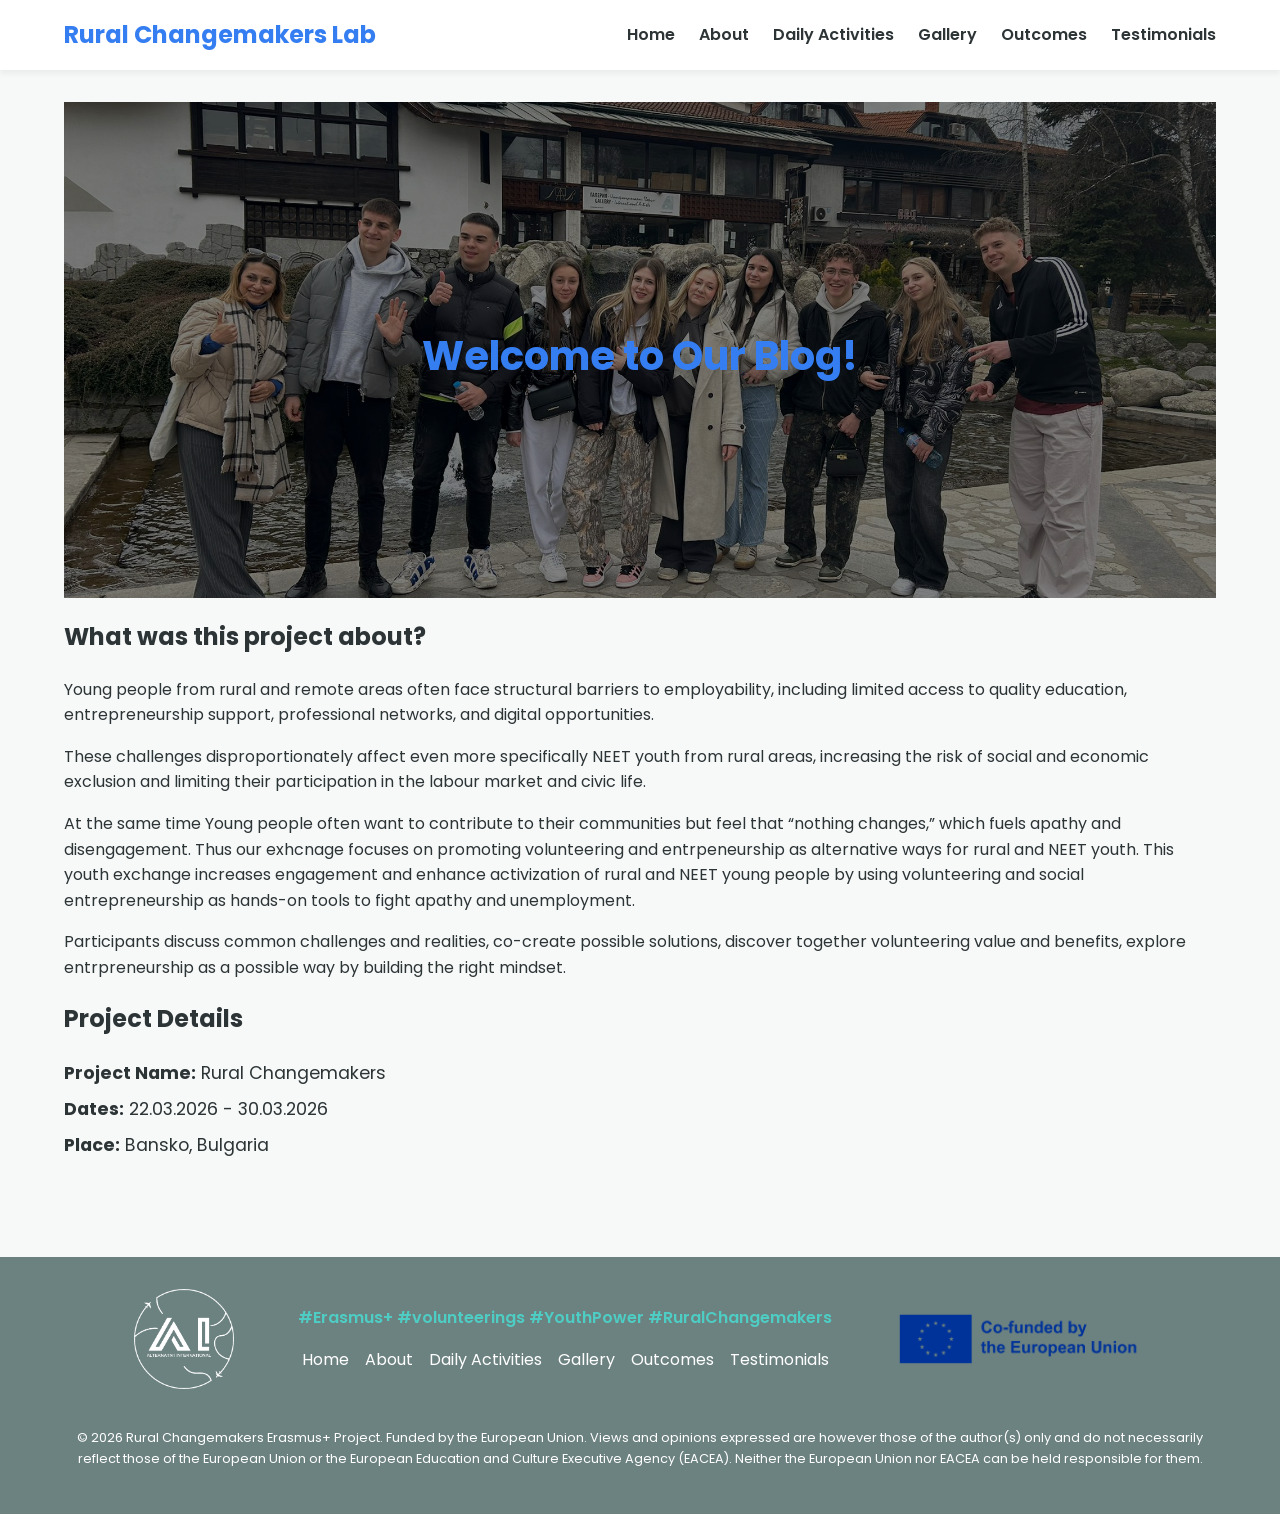
<file: index.html>
<!DOCTYPE html>
<html lang="en">
<head>
  <meta charset="UTF-8">
  <meta name="viewport" content="width=device-width, initial-scale=1.0">
  <title>Rural Changemakers</title>
  <link href="https://fonts.googleapis.com/css2?family=Poppins:wght@400;600;700&display=swap" rel="stylesheet">
  <link rel="stylesheet" href="css/style.css">
</head>
<body>

<header>
  <nav>
    <div class="logo">Rural Changemakers Lab</div>

    <div class="hamburger" onclick="toggleMenu()">
      <div></div>
      <div></div>
      <div></div>
    </div>

    <ul class="nav-links" id="navLinks">
      <li><a href="index.html">Home</a></li>
      <li><a href="about.html">About</a></li>
      <li><a href="activities.html">Daily Activities</a></li>
      <li><a href="gallery.html">Gallery</a></li>
      <li><a href="outcomes.html">Outcomes</a></li>
      <li><a href="testimonials.html">Testimonials</a></li>
    </ul>
  </nav>
</header>

<main>

  <header class="hero" style="position: relative; overflow: hidden; color: white; min-height: 400px; display: flex; flex-direction: column; justify-content: center; align-items: center; text-align: center;">

    <!-- Background Slider -->
    <div class="bg-slider">
      <div class="slide active" style="background-image: url('img/photos/photo-1.jpg');"></div>
      <div class="slide" style="background-image: url('img/photos/photo-2.jpg');"></div>
      <div class="slide" style="background-image: url('img/photos/photo-4.jpg');"></div>

      <!-- Optional: Dark overlay to make text readable -->
      <div class="slider-overlay"></div>
    </div>

    <!-- Content that sits on top -->
    <div class="hero-content" style="position: relative; z-index: 2;">
      <h1>Welcome to Our Blog!</h1>
    </div>
  </header>

  <h2>What was this project about?</h2>
  <p>
    Young people from rural and remote areas often face structural barriers to employability, including limited access to quality education, entrepreneurship support, professional networks, and digital opportunities.
  </p>

  <p>
    These challenges disproportionately affect even more specifically NEET youth from rural areas, increasing the risk of social and economic exclusion and limiting their participation in the labour market and civic life.
  </p>

  <p>
    At the same time Young people often want to contribute to their communities but feel that “nothing changes,” which fuels apathy and disengagement. Thus our exhcnage focuses on promoting volunteering and entrpeneurship as alternative ways for rural and NEET youth. This youth exchange increases engagement and enhance activization of rural and NEET young people by using volunteering and social entrepreneurship as hands-on tools to fight apathy and unemployment.
  </p>

  <p>
    Participants discuss common challenges and realities, co-create possible solutions, discover together volunteering value and benefits, explore entrpreneurship as a possible way by building the right mindset.
  </p>

  <h2>Project Details</h2>
  <ul class="details-list">
    <li><strong>Project Name:</strong> Rural Changemakers</li>
    <li><strong>Dates:</strong> 22.03.2026 - 30.03.2026</li>
    <li><strong>Place:</strong> Bansko, Bulgaria</li>
  </ul>

</main>

<footer>
  <div class="footer-content">

    <div style="display: flex; justify-content: center; align-items: center; gap: 4rem; width: 100%;">
      <div class="footer-logo-left">
        <img src="img/AI_logo-white.png" alt="Left Logo Placeholder" style="max-width: 100px;">
      </div>

      <div class="footer-center" style="text-align: center;">
        <p class="footer-hashtags">#Erasmus+ #volunteerings #YouthPower #RuralChangemakers</p>

        <ul class="footer-links">
          <li><a href="index.html">Home</a></li>
          <li><a href="about.html">About</a></li>
          <li><a href="activities.html">Daily Activities</a></li>
          <li><a href="gallery.html">Gallery</a></li>
          <li><a href="outcomes.html">Outcomes</a></li>
          <li><a href="testimonials.html">Testimonials</a></li>
        </ul>
      </div>

      <div class="footer-logo-right">
        <img src="img/EN_Co-fundedbytheEU_RGB_Monochrome.png" alt="Right Logo Placeholder" style="max-width: 250px;">
      </div>
    </div>

    <p style="font-size: 0.8rem; margin-top: 1rem;">
      © 2026 Rural Changemakers Erasmus+ Project.
      Funded by the European Union. Views and opinions expressed are however those of the author(s) only and do not necessarily reflect those of the European Union or the European Education and Culture Executive Agency (EACEA). Neither the European Union nor EACEA can be held responsible for them.
    </p>
  </div>
</footer>

<script src="js/app.js"></script>
</body>
</html>
</file>
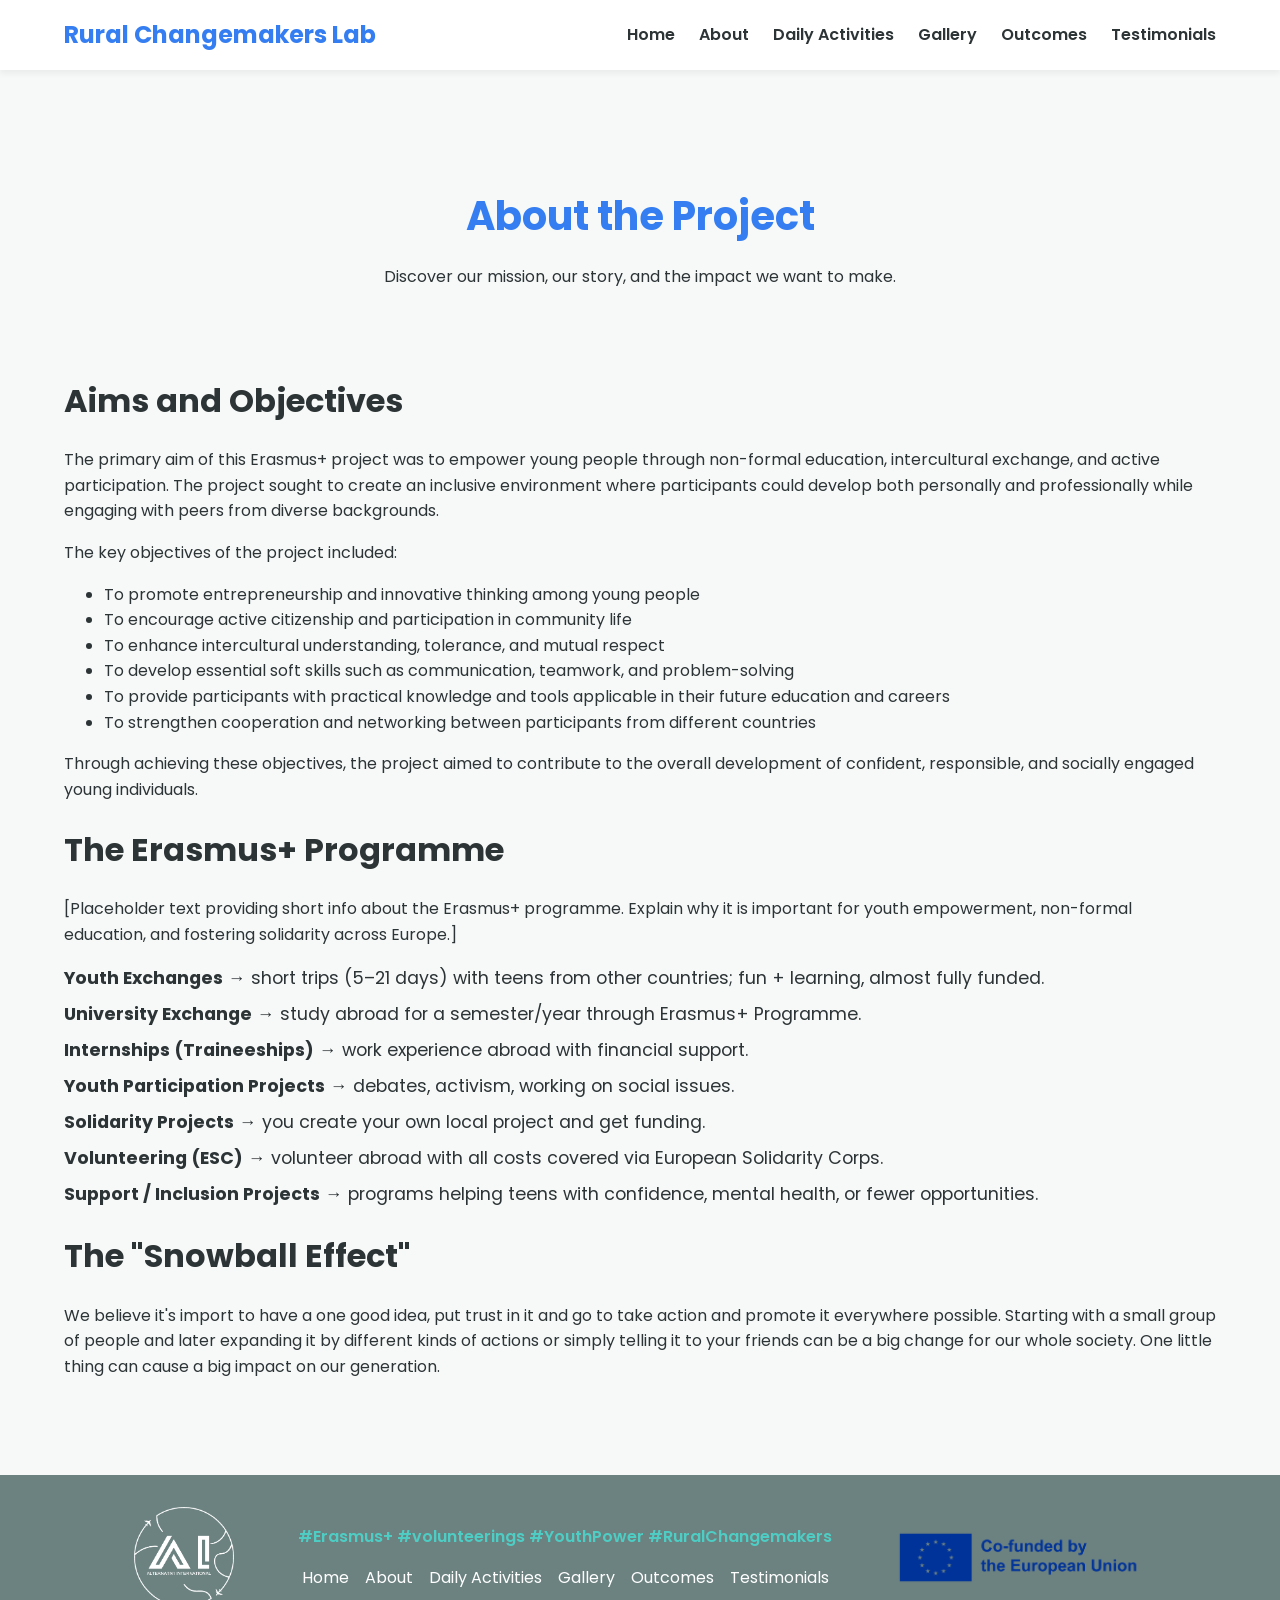
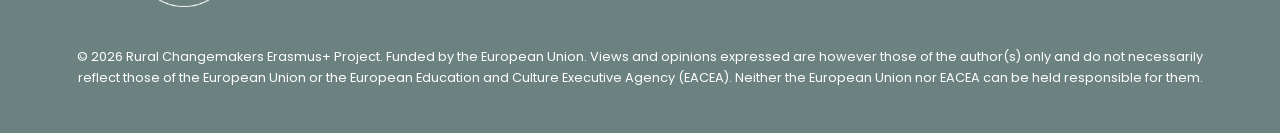
<file: about.html>
<!DOCTYPE html>
<html lang="en">
<head>
  <meta charset="UTF-8">
  <meta name="viewport" content="width=device-width, initial-scale=1.0">
  <title>About</title>
  <link href="https://fonts.googleapis.com/css2?family=Poppins:wght@400;600;700&display=swap" rel="stylesheet">
  <link rel="stylesheet" href="css/style.css">
</head>
<body>

<header>
  <nav>
    <div class="logo">Rural Changemakers Lab</div>

    <div class="hamburger" onclick="toggleMenu()">
      <div></div>
      <div></div>
      <div></div>
    </div>

    <ul class="nav-links" id="navLinks">
      <li><a href="index.html">Home</a></li>
      <li><a href="about.html">About</a></li>
      <li><a href="activities.html">Daily Activities</a></li>
      <li><a href="gallery.html">Gallery</a></li>
      <li><a href="outcomes.html">Outcomes</a></li>
      <li><a href="testimonials.html">Testimonials</a></li>
    </ul>
  </nav>
</header>

<main>
  <section class="hero">
    <h1>About the Project</h1>
    <p>Discover our mission, our story, and the impact we want to make.</p>
  </section>

  <h1>Aims and Objectives</h1>
  <p>
    The primary aim of this Erasmus+ project was to empower young people through non-formal education, intercultural exchange, and active participation. The project sought to create an inclusive environment where participants could develop both personally and professionally while engaging with peers from diverse backgrounds.
  </p>

  <p>The key objectives of the project included:</p>
  <ul>
    <li>To promote entrepreneurship and innovative thinking among young people</li>
    <li>To encourage active citizenship and participation in community life</li>
    <li>To enhance intercultural understanding, tolerance, and mutual respect</li>
    <li>To develop essential soft skills such as communication, teamwork, and problem-solving</li>
    <li>To provide participants with practical knowledge and tools applicable in their future education and careers</li>
    <li>To strengthen cooperation and networking between participants from different countries</li>
  </ul>

  <p>
    Through achieving these objectives, the project aimed to contribute to the overall development of confident, responsible, and socially engaged young individuals.
  </p>

  <h1>The Erasmus+ Programme</h1>
  <p>[Placeholder text providing short info about the Erasmus+ programme. Explain why it is important for youth empowerment, non-formal education, and fostering solidarity across Europe.]</p>
  <ul class="details-list" style="margin-top: 1rem;">
    <li><strong>Youth Exchanges</strong> &rarr; short trips (5–21 days) with teens from other countries; fun + learning, almost fully funded.</li>
    <li><strong>University Exchange</strong> &rarr; study abroad for a semester/year through Erasmus+ Programme.</li>
    <li><strong>Internships (Traineeships)</strong> &rarr; work experience abroad with financial support.</li>
    <li><strong>Youth Participation Projects</strong> &rarr; debates, activism, working on social issues.</li>
    <li><strong>Solidarity Projects</strong> &rarr; you create your own local project and get funding.</li>
    <li><strong>Volunteering (ESC)</strong> &rarr; volunteer abroad with all costs covered via European Solidarity Corps.</li>
    <li><strong>Support / Inclusion Projects</strong> &rarr; programs helping teens with confidence, mental health, or fewer opportunities.</li>
  </ul>

    <h1>The "Snowball Effect"</h1>
    <p>We believe it's import to have a one good idea, put trust in it and go to take action and promote it everywhere possible. Starting with a small group of people and later expanding it by different kinds of actions or simply telling it to your friends can be a big change for our whole society. One little thing can cause a big impact on our generation.</p>
</main>

<footer>
  <div class="footer-content">
    <div style="display: flex; justify-content: center; align-items: center; gap: 4rem; width: 100%; flex-wrap: wrap;">
      <div class="footer-logo-left">
        <img src="img/AI_logo-white.png" alt="Left Logo Placeholder" style="max-width: 100px;">
      </div>

      <div class="footer-center" style="text-align: center;">
        <p class="footer-hashtags">#Erasmus+ #volunteerings #YouthPower #RuralChangemakers</p>

        <ul class="footer-links">
          <li><a href="index.html">Home</a></li>
          <li><a href="about.html">About</a></li>
          <li><a href="activities.html">Daily Activities</a></li>
          <li><a href="gallery.html">Gallery</a></li>
          <li><a href="outcomes.html">Outcomes</a></li>
          <li><a href="testimonials.html">Testimonials</a></li>
        </ul>
      </div>

      <div class="footer-logo-right">
        <img src="img/EN_Co-fundedbytheEU_RGB_Monochrome.png" alt="Right Logo Placeholder" style="max-width: 250px;">
      </div>
    </div>

    <p style="font-size: 0.8rem; margin-top: 1rem;">
      © 2026 Rural Changemakers Erasmus+ Project.
      Funded by the European Union. Views and opinions expressed are however those of the author(s) only and do not necessarily reflect those of the European Union or the European Education and Culture Executive Agency (EACEA). Neither the European Union nor EACEA can be held responsible for them.
    </p>
  </div>
</footer>

<script src="js/app.js"></script>

</body>
</html>
</file>
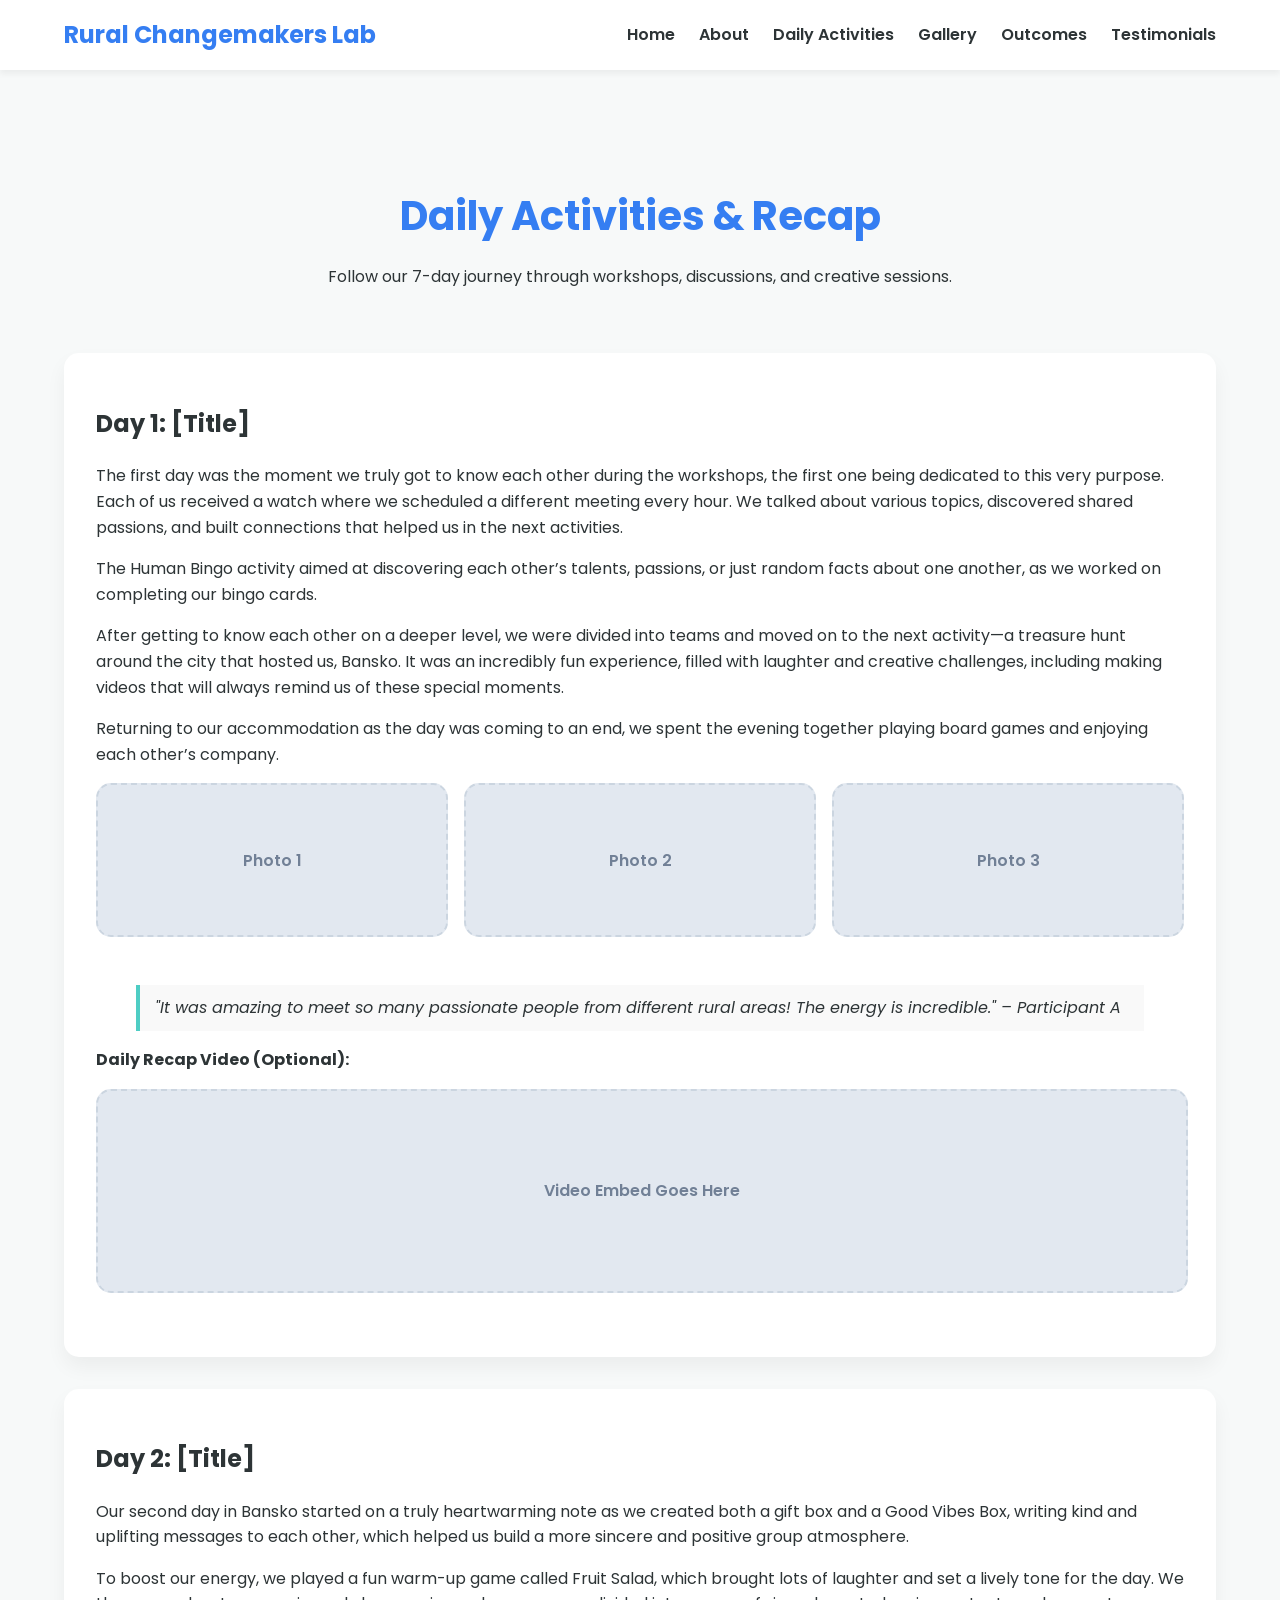
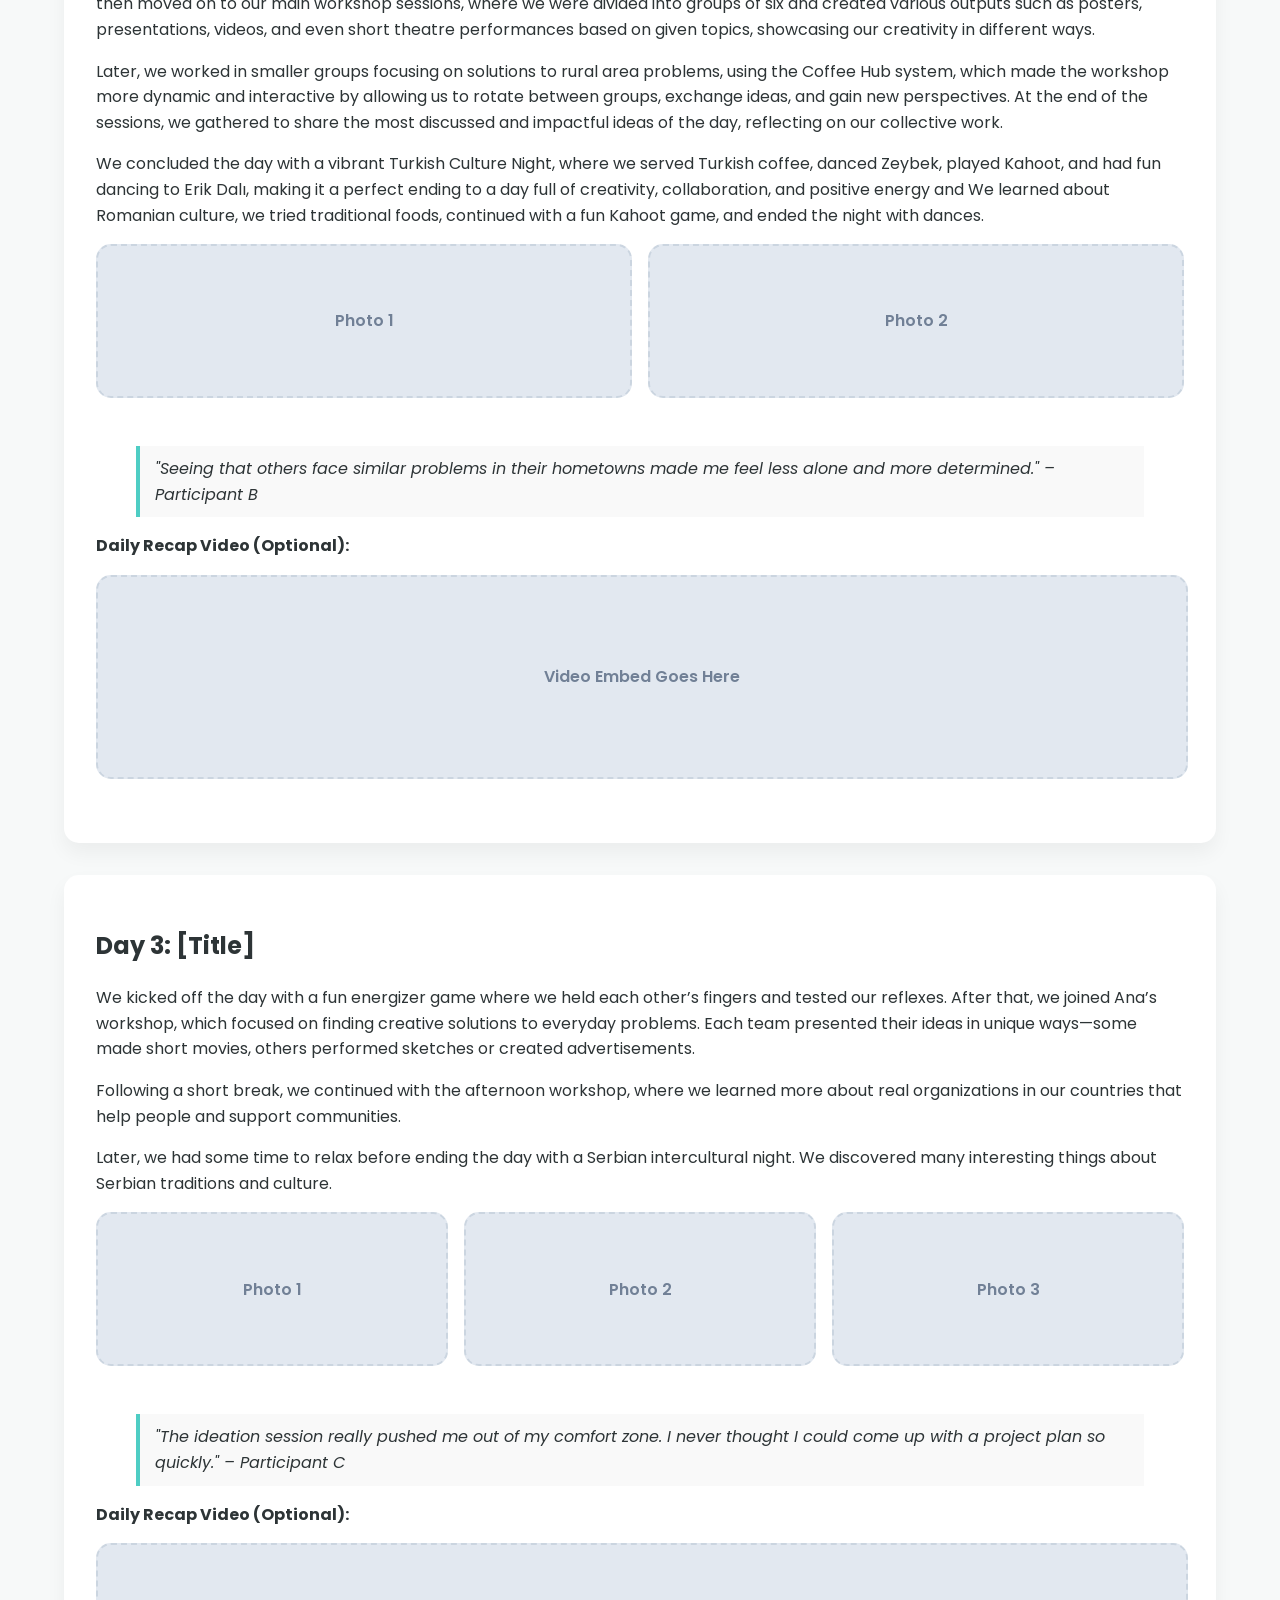
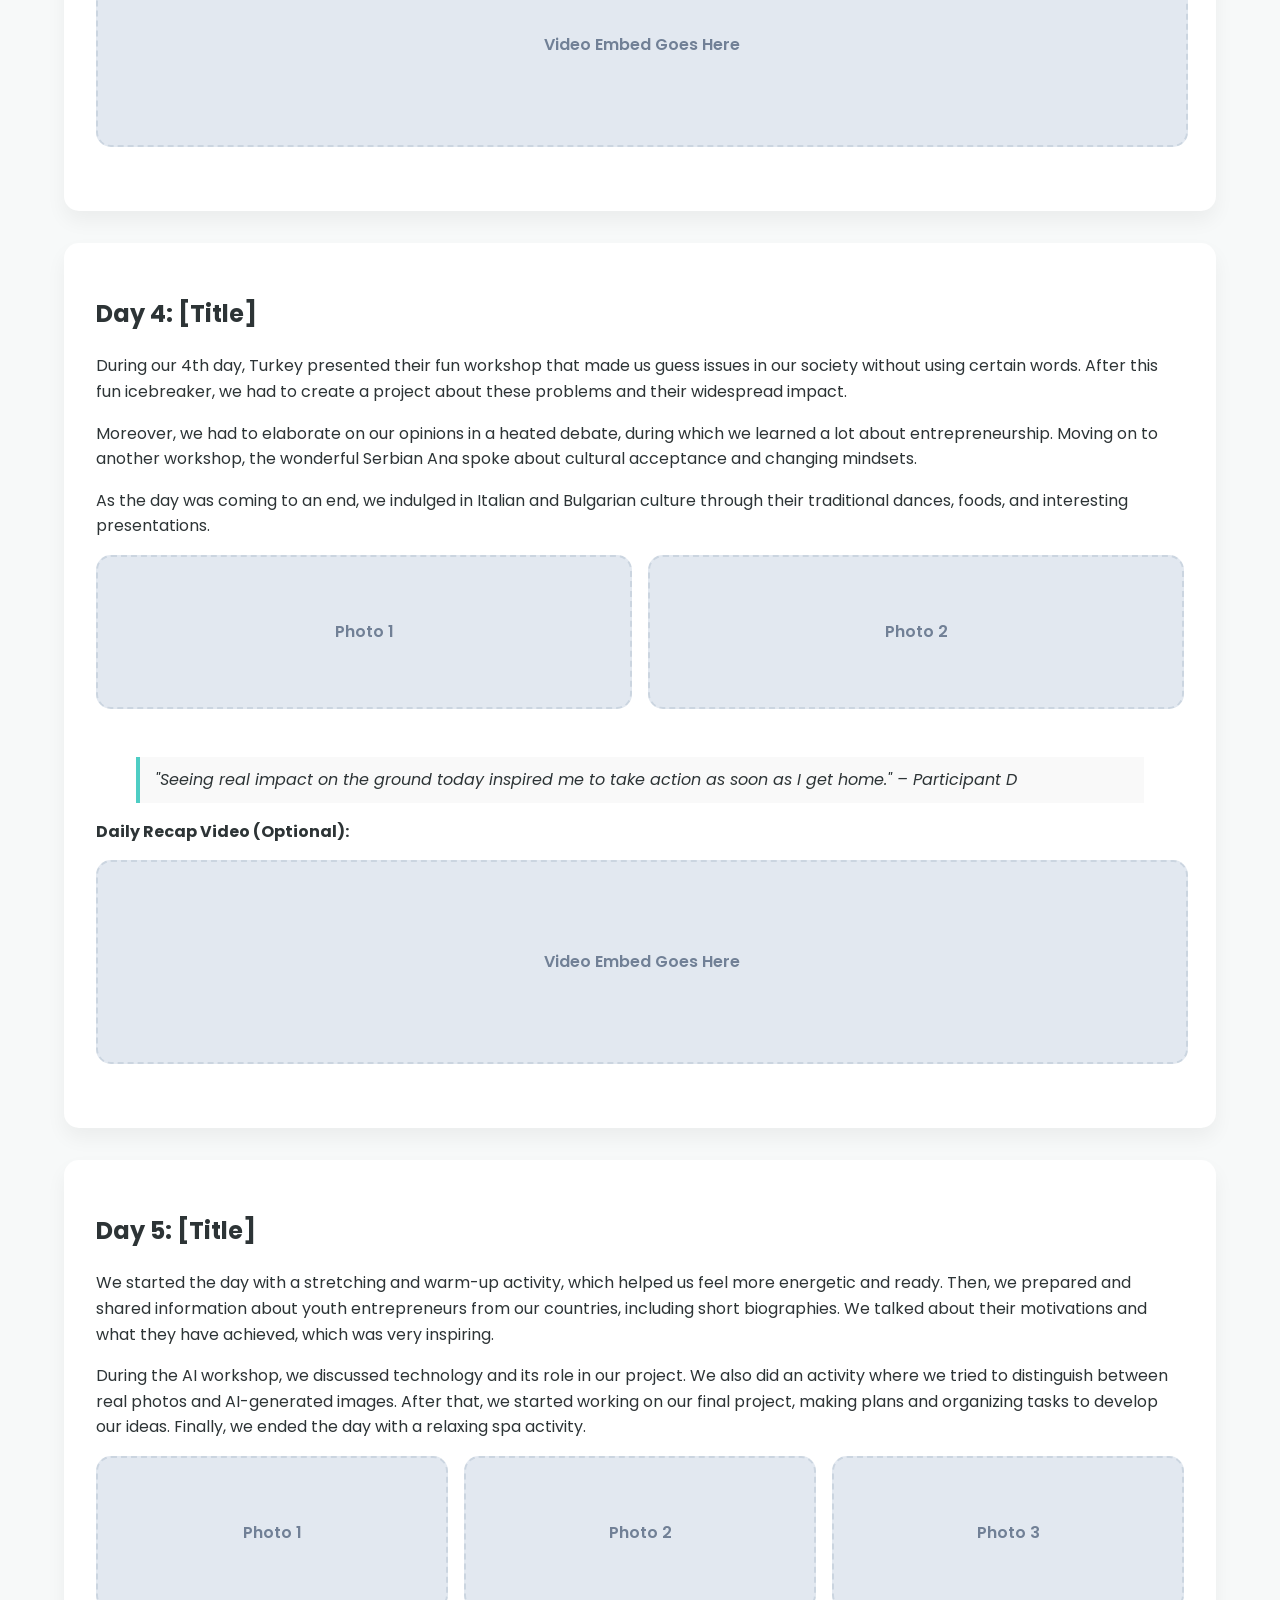
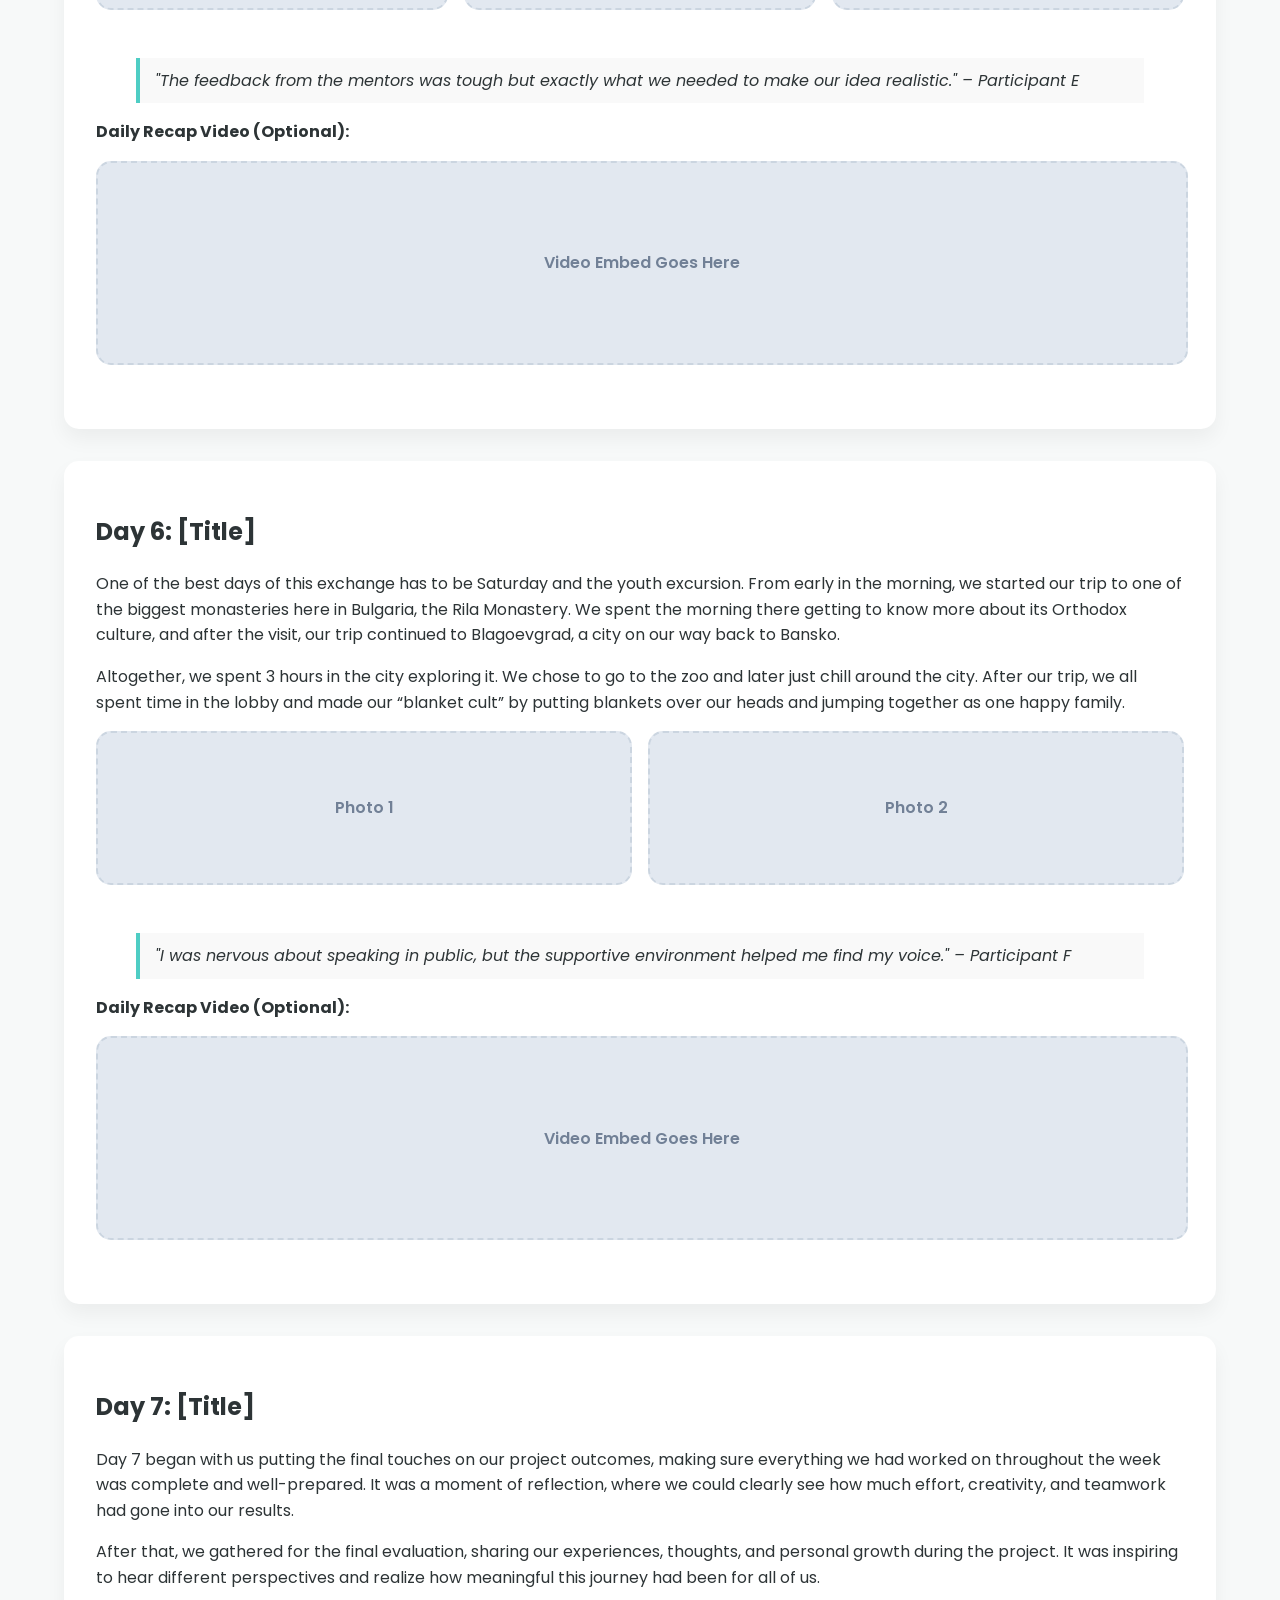
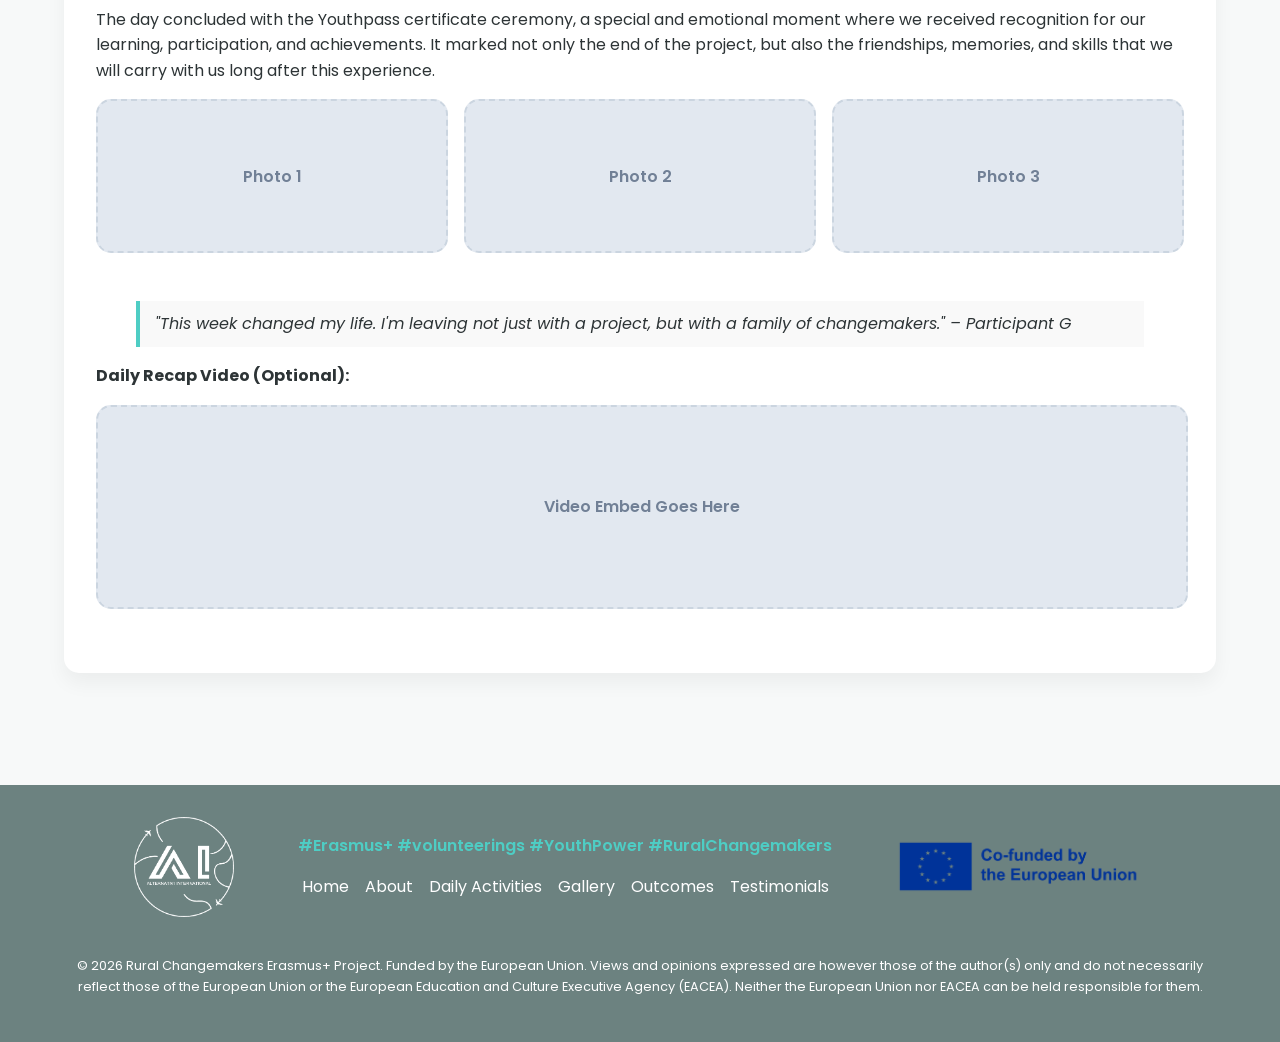
<file: activities.html>
<!DOCTYPE html>
<html lang="en">
<head>
  <meta charset="UTF-8">
  <meta name="viewport" content="width=device-width, initial-scale=1.0">
  <title>Daily Activities</title>
  <link href="https://fonts.googleapis.com/css2?family=Poppins:wght@400;600;700&display=swap" rel="stylesheet">
  <link rel="stylesheet" href="css/style.css">
</head>
<body>

<header>
  <nav>
    <div class="logo">Rural Changemakers Lab</div>

    <div class="hamburger" onclick="toggleMenu()">
      <div></div>
      <div></div>
      <div></div>
    </div>

    <ul class="nav-links" id="navLinks">
      <li><a href="index.html">Home</a></li>
      <li><a href="about.html">About</a></li>
      <li><a href="activities.html">Daily Activities</a></li>
      <li><a href="gallery.html">Gallery</a></li>
      <li><a href="outcomes.html">Outcomes</a></li>
      <li><a href="testimonials.html">Testimonials</a></li>
    </ul>
  </nav>
</header>

<main>
  <section class="hero">
    <h1>Daily Activities & Recap</h1>
    <p>Follow our 7-day journey through workshops, discussions, and creative sessions.</p>
  </section>

  <!-- Day 1 -->
  <article class="card">
    <h2>Day 1: [Title]</h2>
    <p>
      The first day was the moment we truly got to know each other during the workshops, the first one being dedicated to this very purpose. Each of us received a watch where we scheduled a different meeting every hour. We talked about various topics, discovered shared passions, and built connections that helped us in the next activities.
    </p>

    <p>
    The Human Bingo activity aimed at discovering each other’s talents, passions, or just random facts about one another, as we worked on completing our bingo cards.
    </p>

    <p>
    After getting to know each other on a deeper level, we were divided into teams and moved on to the next activity—a treasure hunt around the city that hosted us, Bansko. It was an incredibly fun experience, filled with laughter and creative challenges, including making videos that will always remind us of these special moments.
    </p>

    <p>
    Returning to our accommodation as the day was coming to an end, we spent the evening together playing board games and enjoying each other’s company.
    </p>

    <div style="display: flex; gap: 1rem; margin-bottom: 1rem; flex-wrap: wrap;">
      <div class="image-placeholder" style="height: 150px; flex: 1; min-width: 200px;">Photo 1</div>
      <div class="image-placeholder" style="height: 150px; flex: 1; min-width: 200px;">Photo 2</div>
      <div class="image-placeholder" style="height: 150px; flex: 1; min-width: 200px;">Photo 3</div>
    </div>

    <blockquote style="border-left: 4px solid var(--secondary-color); padding: 10px 15px; font-style: italic; background: #f9f9f9; margin-bottom: 1rem;">
      "It was amazing to meet so many passionate people from different rural areas! The energy is incredible." – Participant A
    </blockquote>

    <div style="margin-top: 1rem;">
      <p><strong>Daily Recap Video (Optional):</strong></p>
      <div class="image-placeholder" style="height: 200px;">Video Embed Goes Here</div>
    </div>
  </article>

  <!-- Day 2 -->
  <article class="card">
    <h2>Day 2: [Title]</h2>
    <p>
      Our second day in Bansko started on a truly heartwarming note as we created both a gift box and a Good Vibes Box, writing kind and uplifting messages to each other, which helped us build a more sincere and positive group atmosphere.
    </p>

    <p>
    To boost our energy, we played a fun warm-up game called Fruit Salad, which brought lots of laughter and set a lively tone for the day. We then moved on to our main workshop sessions, where we were divided into groups of six and created various outputs such as posters, presentations, videos, and even short theatre performances based on given topics, showcasing our creativity in different ways.
    </p>

    <p>
    Later, we worked in smaller groups focusing on solutions to rural area problems, using the Coffee Hub system, which made the workshop more dynamic and interactive by allowing us to rotate between groups, exchange ideas, and gain new perspectives. At the end of the sessions, we gathered to share the most discussed and impactful ideas of the day, reflecting on our collective work.
    </p>

    <p>
      We concluded the day with a vibrant Turkish Culture Night, where we served Turkish coffee, danced Zeybek, played Kahoot, and had fun dancing to Erik Dalı, making it a perfect ending to a day full of creativity, collaboration, and positive energy and We learned about Romanian culture, we tried traditional foods, continued with a fun Kahoot game, and ended the night with dances.
    </p>

    <div style="display: flex; gap: 1rem; margin-bottom: 1rem; flex-wrap: wrap;">
      <div class="image-placeholder" style="height: 150px; flex: 1; min-width: 200px;">Photo 1</div>
      <div class="image-placeholder" style="height: 150px; flex: 1; min-width: 200px;">Photo 2</div>
    </div>

    <blockquote style="border-left: 4px solid var(--secondary-color); padding: 10px 15px; font-style: italic; background: #f9f9f9; margin-bottom: 1rem;">
      "Seeing that others face similar problems in their hometowns made me feel less alone and more determined." – Participant B
    </blockquote>

    <div style="margin-top: 1rem;">
      <p><strong>Daily Recap Video (Optional):</strong></p>
      <div class="image-placeholder" style="height: 200px;">Video Embed Goes Here</div>
    </div>
  </article>

  <!-- Day 3 -->
  <article class="card">
    <h2>Day 3: [Title]</h2>

    <p>
      We kicked off the day with a fun energizer game where we held each other’s fingers and tested our reflexes. After that, we joined Ana’s workshop, which focused on finding creative solutions to everyday problems. Each team presented their ideas in unique ways—some made short movies, others performed sketches or created advertisements.
    </p>

    <p>
    Following a short break, we continued with the afternoon workshop, where we learned more about real organizations in our countries that help people and support communities.
    </p>

    <p>
    Later, we had some time to relax before ending the day with a Serbian intercultural night. We discovered many interesting things about Serbian traditions and culture.
    </p>

    <div style="display: flex; gap: 1rem; margin-bottom: 1rem; flex-wrap: wrap;">
      <div class="image-placeholder" style="height: 150px; flex: 1; min-width: 200px;">Photo 1</div>
      <div class="image-placeholder" style="height: 150px; flex: 1; min-width: 200px;">Photo 2</div>
      <div class="image-placeholder" style="height: 150px; flex: 1; min-width: 200px;">Photo 3</div>
    </div>

    <blockquote style="border-left: 4px solid var(--secondary-color); padding: 10px 15px; font-style: italic; background: #f9f9f9; margin-bottom: 1rem;">
      "The ideation session really pushed me out of my comfort zone. I never thought I could come up with a project plan so quickly." – Participant C
    </blockquote>

    <div style="margin-top: 1rem;">
      <p><strong>Daily Recap Video (Optional):</strong></p>
      <div class="image-placeholder" style="height: 200px;">Video Embed Goes Here</div>
    </div>
  </article>

  <!-- Day 4 -->
  <article class="card">
    <h2>Day 4: [Title]</h2>
    <p>
      During our 4th day, Turkey presented their fun workshop that made us guess issues in our society without using certain words. After this fun icebreaker, we had to create a project about these problems and their widespread impact.
    </p>

    <p>
    Moreover, we had to elaborate on our opinions in a heated debate, during which we learned a lot about entrepreneurship. Moving on to another workshop, the wonderful Serbian Ana spoke about cultural acceptance and changing mindsets.
    </p>

    <p>
      As the day was coming to an end, we indulged in Italian and Bulgarian culture through their traditional dances, foods, and interesting presentations.
    </p>

    <div style="display: flex; gap: 1rem; margin-bottom: 1rem; flex-wrap: wrap;">
      <div class="image-placeholder" style="height: 150px; flex: 1; min-width: 200px;">Photo 1</div>
      <div class="image-placeholder" style="height: 150px; flex: 1; min-width: 200px;">Photo 2</div>
    </div>

    <blockquote style="border-left: 4px solid var(--secondary-color); padding: 10px 15px; font-style: italic; background: #f9f9f9; margin-bottom: 1rem;">
      "Seeing real impact on the ground today inspired me to take action as soon as I get home." – Participant D
    </blockquote>

    <div style="margin-top: 1rem;">
      <p><strong>Daily Recap Video (Optional):</strong></p>
      <div class="image-placeholder" style="height: 200px;">Video Embed Goes Here</div>
    </div>
  </article>

  <!-- Day 5 -->
  <article class="card">
    <h2>Day 5: [Title]</h2>
    <p>
      We started the day with a stretching and warm-up activity, which helped us feel more energetic and ready. Then, we prepared and shared information about youth entrepreneurs from our countries, including short biographies. We talked about their motivations and what they have achieved, which was very inspiring.
    </p>

    <p>
      During the AI workshop, we discussed technology and its role in our project. We also did an activity where we tried to distinguish between real photos and AI-generated images. After that, we started working on our final project, making plans and organizing tasks to develop our ideas. Finally, we ended the day with a relaxing spa activity.
    </p>

    <div style="display: flex; gap: 1rem; margin-bottom: 1rem; flex-wrap: wrap;">
      <div class="image-placeholder" style="height: 150px; flex: 1; min-width: 200px;">Photo 1</div>
      <div class="image-placeholder" style="height: 150px; flex: 1; min-width: 200px;">Photo 2</div>
      <div class="image-placeholder" style="height: 150px; flex: 1; min-width: 200px;">Photo 3</div>
    </div>

    <blockquote style="border-left: 4px solid var(--secondary-color); padding: 10px 15px; font-style: italic; background: #f9f9f9; margin-bottom: 1rem;">
      "The feedback from the mentors was tough but exactly what we needed to make our idea realistic." – Participant E
    </blockquote>

    <div style="margin-top: 1rem;">
      <p><strong>Daily Recap Video (Optional):</strong></p>
      <div class="image-placeholder" style="height: 200px;">Video Embed Goes Here</div>
    </div>
  </article>

  <!-- Day 6 -->
  <article class="card">
    <h2>Day 6: [Title]</h2>
    <p>
      One of the best days of this exchange has to be Saturday and the youth excursion. From early in the morning, we started our trip to one of the biggest monasteries here in Bulgaria, the Rila Monastery. We spent the morning there getting to know more about its Orthodox culture, and after the visit, our trip continued to Blagoevgrad, a city on our way back to Bansko.
    </p>

    <p>
      Altogether, we spent 3 hours in the city exploring it. We chose to go to the zoo and later just chill around the city. After our trip, we all spent time in the lobby and made our “blanket cult” by putting blankets over our heads and jumping together as one happy family.
    </p>

    <div style="display: flex; gap: 1rem; margin-bottom: 1rem; flex-wrap: wrap;">
      <div class="image-placeholder" style="height: 150px; flex: 1; min-width: 200px;">Photo 1</div>
      <div class="image-placeholder" style="height: 150px; flex: 1; min-width: 200px;">Photo 2</div>
    </div>

    <blockquote style="border-left: 4px solid var(--secondary-color); padding: 10px 15px; font-style: italic; background: #f9f9f9; margin-bottom: 1rem;">
      "I was nervous about speaking in public, but the supportive environment helped me find my voice." – Participant F
    </blockquote>

    <div style="margin-top: 1rem;">
      <p><strong>Daily Recap Video (Optional):</strong></p>
      <div class="image-placeholder" style="height: 200px;">Video Embed Goes Here</div>
    </div>
  </article>

  <!-- Day 7 -->
  <article class="card">
    <h2>Day 7: [Title]</h2>

    <p>
    Day 7 began with us putting the final touches on our project outcomes, making sure everything we had worked on throughout the week was complete and well-prepared. It was a moment of reflection, where we could clearly see how much effort, creativity, and teamwork had gone into our results.
    </p>

    <p>
    After that, we gathered for the final evaluation, sharing our experiences, thoughts, and personal growth during the project. It was inspiring to hear different perspectives and realize how meaningful this journey had been for all of us.
    </p>

    <p>
    The day concluded with the Youthpass certificate ceremony, a special and emotional moment where we received recognition for our learning, participation, and achievements. It marked not only the end of the project, but also the friendships, memories, and skills that we will carry with us long after this experience.
    </p>

    <div style="display: flex; gap: 1rem; margin-bottom: 1rem; flex-wrap: wrap;">
      <div class="image-placeholder" style="height: 150px; flex: 1; min-width: 200px;">Photo 1</div>
      <div class="image-placeholder" style="height: 150px; flex: 1; min-width: 200px;">Photo 2</div>
      <div class="image-placeholder" style="height: 150px; flex: 1; min-width: 200px;">Photo 3</div>
    </div>

    <blockquote style="border-left: 4px solid var(--secondary-color); padding: 10px 15px; font-style: italic; background: #f9f9f9; margin-bottom: 1rem;">
      "This week changed my life. I'm leaving not just with a project, but with a family of changemakers." – Participant G
    </blockquote>

    <div style="margin-top: 1rem;">
      <p><strong>Daily Recap Video (Optional):</strong></p>
      <div class="image-placeholder" style="height: 200px;">Video Embed Goes Here</div>
    </div>
  </article>

</main>

<footer>
  <div class="footer-content">

    <div style="display: flex; justify-content: center; align-items: center; gap: 4rem; width: 100%;">
      <div class="footer-logo-left">
        <img src="img/AI_logo-white.png" alt="Left Logo Placeholder" style="max-width: 100px;">
      </div>

      <div class="footer-center" style="text-align: center;">
        <p class="footer-hashtags">#Erasmus+ #volunteerings #YouthPower #RuralChangemakers</p>

        <ul class="footer-links">
          <li><a href="index.html">Home</a></li>
          <li><a href="about.html">About</a></li>
          <li><a href="activities.html">Daily Activities</a></li>
          <li><a href="gallery.html">Gallery</a></li>
          <li><a href="outcomes.html">Outcomes</a></li>
          <li><a href="testimonials.html">Testimonials</a></li>
        </ul>
      </div>

      <div class="footer-logo-right">
        <img src="img/EN_Co-fundedbytheEU_RGB_Monochrome.png" alt="Right Logo Placeholder" style="max-width: 250px;">
      </div>
    </div>

    <p style="font-size: 0.8rem; margin-top: 1rem;">
      © 2026 Rural Changemakers Erasmus+ Project.
      Funded by the European Union. Views and opinions expressed are however those of the author(s) only and do not necessarily reflect those of the European Union or the European Education and Culture Executive Agency (EACEA). Neither the European Union nor EACEA can be held responsible for them.
    </p>
  </div>
</footer>


<script src="js/app.js"></script>
</body>
</html>
</file>
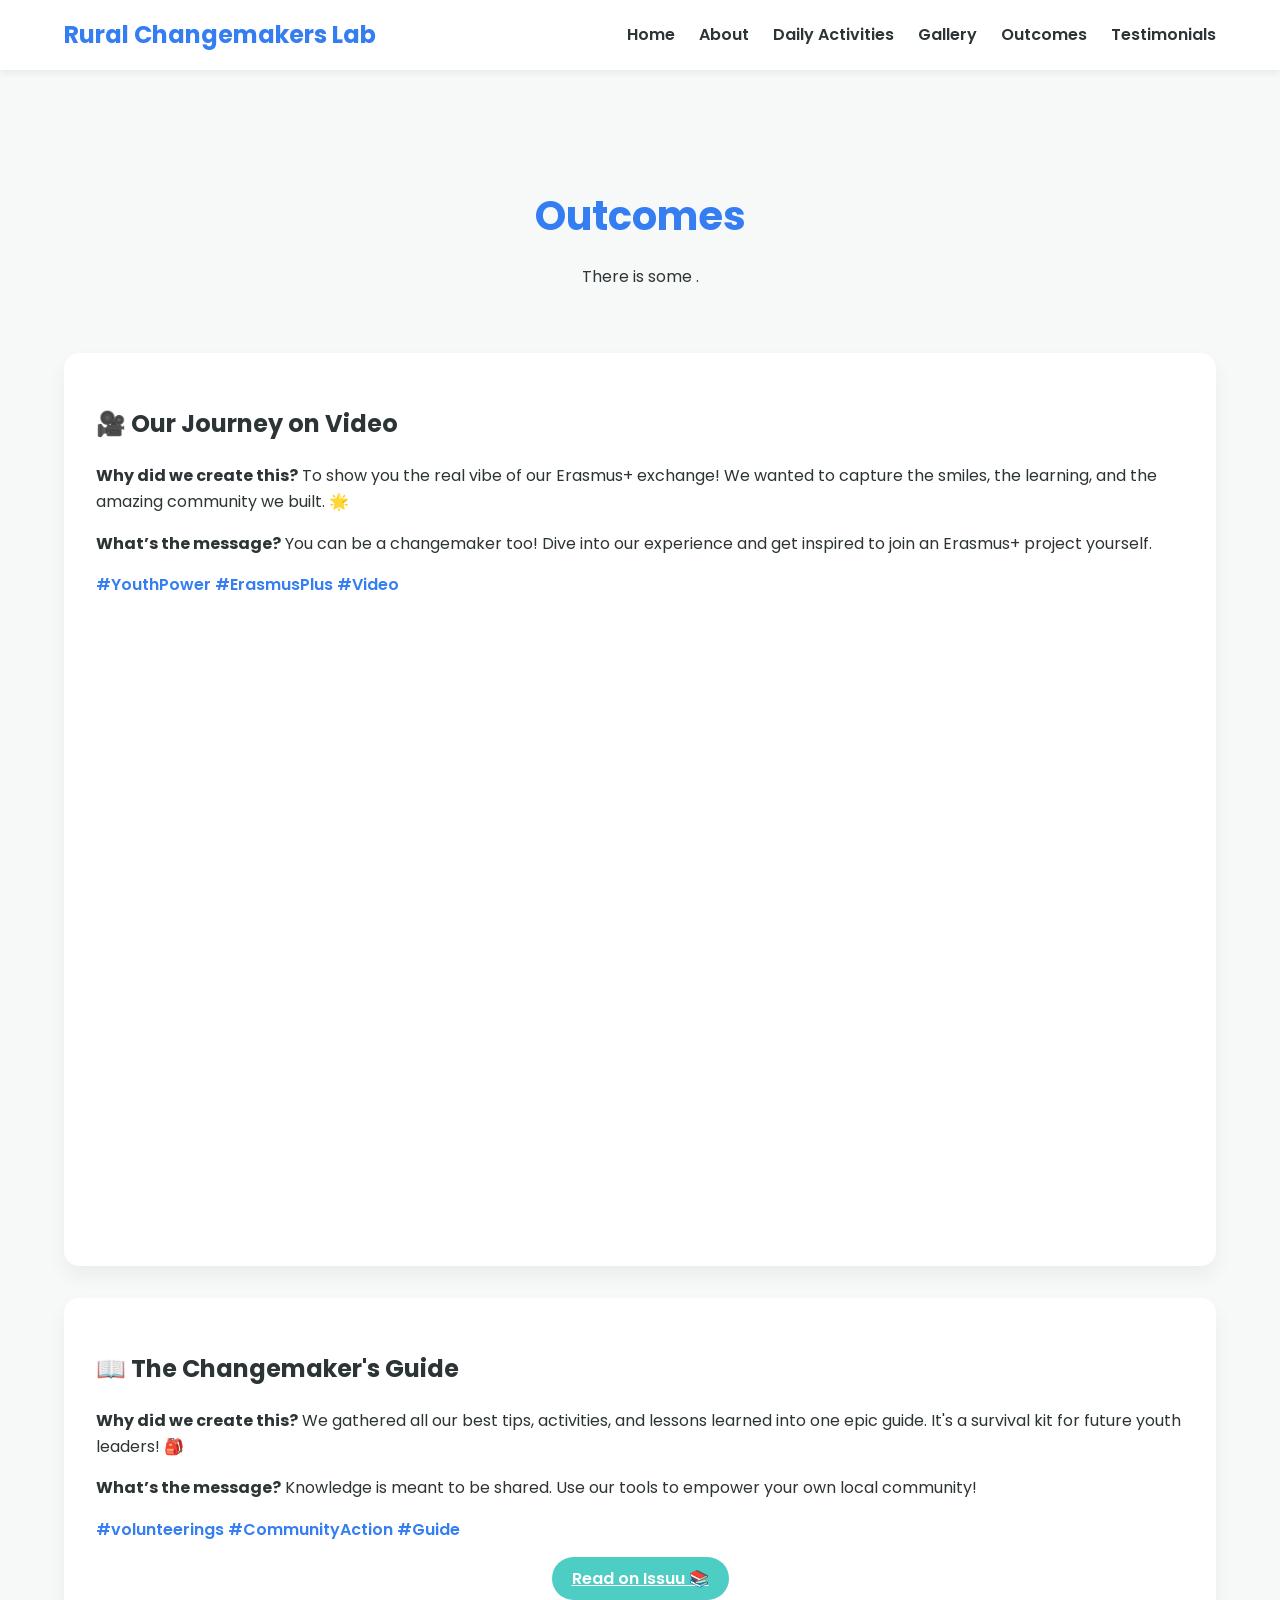
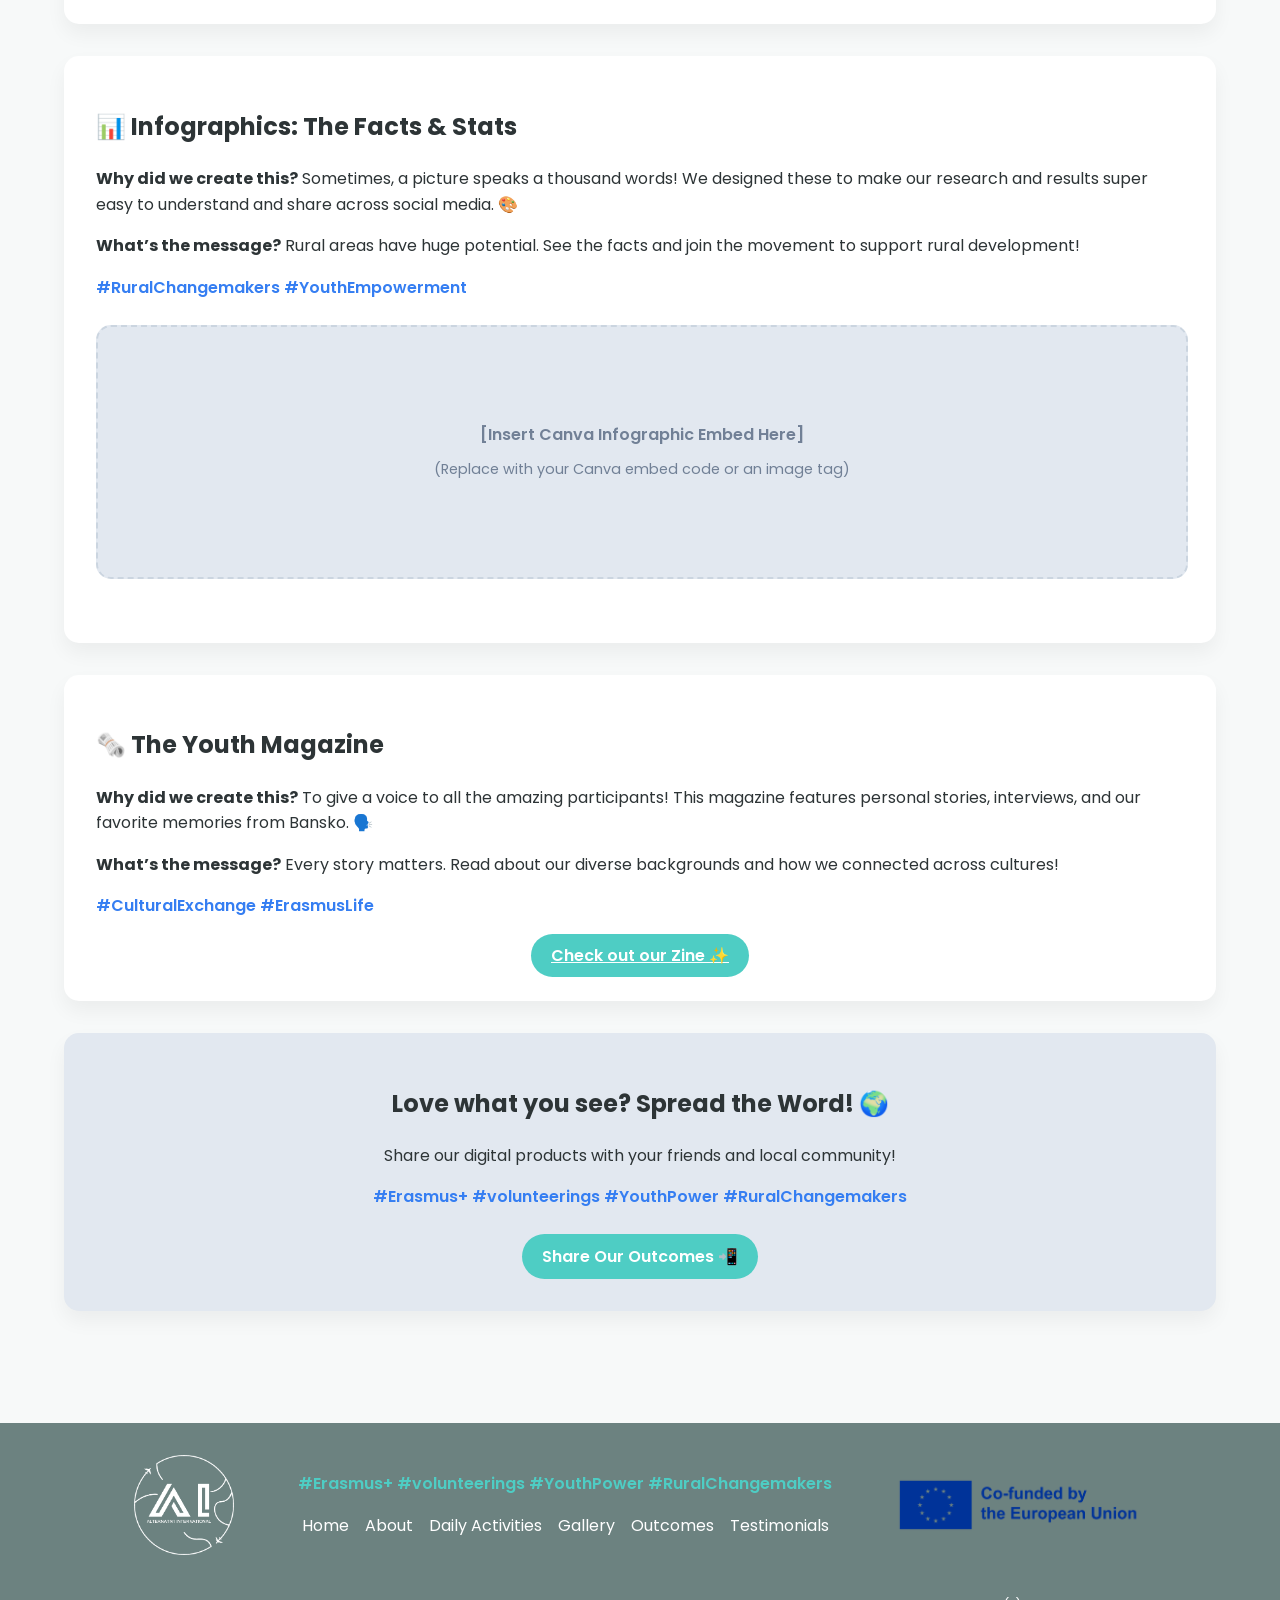
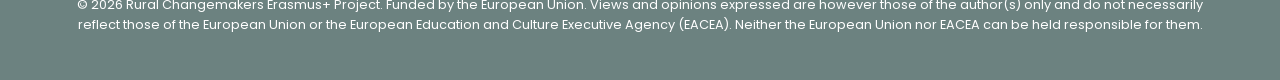
<file: outcomes.html>
<!DOCTYPE html>
<html lang="en">
<head>
  <meta charset="UTF-8">
  <meta name="viewport" content="width=device-width, initial-scale=1.0">
  <title>Outcomes</title>
  <link href="https://fonts.googleapis.com/css2?family=Poppins:wght@400;600;700&display=swap" rel="stylesheet">
  <link rel="stylesheet" href="css/style.css">
</head>
<body>

<header>
  <nav>
    <div class="logo">Rural Changemakers Lab</div>

    <div class="hamburger" onclick="toggleMenu()">
      <div></div>
      <div></div>
      <div></div>
    </div>

    <ul class="nav-links" id="navLinks">
      <li><a href="index.html">Home</a></li>
      <li><a href="about.html">About</a></li>
      <li><a href="activities.html">Daily Activities</a></li>
      <li><a href="gallery.html">Gallery</a></li>
      <li><a href="outcomes.html">Outcomes</a></li>
    <li><a href="testimonials.html">Testimonials</a></li>
    </ul>
  </nav>
</header>

<main>
  <section class="hero">
    <h1>Outcomes</h1>
    <p>There is some .</p>
  </section>

  <!-- Video Section -->
  <section class="card">
    <h2>🎥 Our Journey on Video</h2>
    <p><strong>Why did we create this?</strong> To show you the real vibe of our Erasmus+ exchange! We wanted to capture the smiles, the learning, and the amazing community we built. 🌟</p>
    <p><strong>What’s the message?</strong> You can be a changemaker too! Dive into our experience and get inspired to join an Erasmus+ project yourself.</p>
    <p class="hashtags">#YouthPower #ErasmusPlus #Video</p>

    <!-- YouTube Embed -->
    <div style="position: relative; padding-bottom: 56.25%; height: 0; overflow: hidden; max-width: 100%; border-radius: 10px; margin-top: 1.5rem;">
      <iframe style="position: absolute; top: 0; left: 0; width: 100%; height: 100%;" src="https://www.youtube.com/embed/dQw4w9WgXcQ" title="YouTube video player" frameborder="0" allow="accelerometer; autoplay; clipboard-write; encrypted-media; gyroscope; picture-in-picture" allowfullscreen></iframe>
    </div>
  </section>

  <!-- Guide Section -->
  <section class="card">
    <h2>📖 The Changemaker's Guide</h2>
    <p><strong>Why did we create this?</strong> We gathered all our best tips, activities, and lessons learned into one epic guide. It's a survival kit for future youth leaders! 🎒</p>
    <p><strong>What’s the message?</strong> Knowledge is meant to be shared. Use our tools to empower your own local community!</p>
    <p class="hashtags">#volunteerings #CommunityAction #Guide</p>

    <div style="text-align: center; margin-top: 1.5rem;">
      <a href="#" target="_blank" class="btn">Read on Issuu 📚</a>
    </div>
  </section>

  <!-- Infographics Section -->
  <section class="card">
    <h2>📊 Infographics: The Facts & Stats</h2>
    <p><strong>Why did we create this?</strong> Sometimes, a picture speaks a thousand words! We designed these to make our research and results super easy to understand and share across social media. 🎨</p>
    <p><strong>What’s the message?</strong> Rural areas have huge potential. See the facts and join the movement to support rural development!</p>
    <p class="hashtags">#RuralChangemakers #YouthEmpowerment</p>

    <!-- Canva / Image Placeholder -->
    <div class="image-placeholder" style="height: auto; min-height: 250px; margin-top: 1.5rem; flex-direction: column; gap: 10px;">
      <span>[Insert Canva Infographic Embed Here]</span>
      <span style="font-size: 0.9rem; font-weight: normal;">(Replace with your Canva embed code or an image tag)</span>
    </div>
  </section>

  <!-- Magazine Section -->
  <section class="card">
    <h2>🗞️ The Youth Magazine</h2>
    <p><strong>Why did we create this?</strong> To give a voice to all the amazing participants! This magazine features personal stories, interviews, and our favorite memories from Bansko. 🗣️</p>
    <p><strong>What’s the message?</strong> Every story matters. Read about our diverse backgrounds and how we connected across cultures!</p>
    <p class="hashtags">#CulturalExchange #ErasmusLife</p>

    <div style="text-align: center; margin-top: 1.5rem;">
      <a href="#" target="_blank" class="btn">Check out our Zine ✨</a>
    </div>
  </section>

  <!-- Share Section -->
  <section class="card" style="text-align: center; background-color: #E2E8F0; border: none;">
    <h2>Love what you see? Spread the Word! 🌍</h2>
    <p>Share our digital products with your friends and local community!</p>
    <p class="hashtags" style="margin-bottom: 1.5rem;">#Erasmus+ #volunteerings #YouthPower #RuralChangemakers</p>
    <button class="btn" onclick="sharePage()">Share Our Outcomes 📲</button>
  </section>
</main>

<footer>
  <div class="footer-content">
    <div style="display: flex; justify-content: center; align-items: center; gap: 4rem; width: 100%; flex-wrap: wrap;">
      <div class="footer-logo-left">
        <img src="img/AI_logo-white.png" alt="Left Logo Placeholder" style="max-width: 100px;">
      </div>

      <div class="footer-center" style="text-align: center;">
        <p class="footer-hashtags">#Erasmus+ #volunteerings #YouthPower #RuralChangemakers</p>

        <ul class="footer-links">
          <li><a href="index.html">Home</a></li>
          <li><a href="about.html">About</a></li>
          <li><a href="activities.html">Daily Activities</a></li>
          <li><a href="gallery.html">Gallery</a></li>
          <li><a href="outcomes.html">Outcomes</a></li>
          <li><a href="testimonials.html">Testimonials</a></li>
        </ul>
      </div>

      <div class="footer-logo-right">
        <img src="img/EN_Co-fundedbytheEU_RGB_Monochrome.png" alt="Right Logo Placeholder" style="max-width: 250px;">
      </div>
    </div>

    <p style="font-size: 0.8rem; margin-top: 1rem;">
      © 2026 Rural Changemakers Erasmus+ Project.
      Funded by the European Union. Views and opinions expressed are however those of the author(s) only and do not necessarily reflect those of the European Union or the European Education and Culture Executive Agency (EACEA). Neither the European Union nor EACEA can be held responsible for them.
    </p>
  </div>
</footer>

<script src="js/app.js"></script>

</body>
</html>
</file>
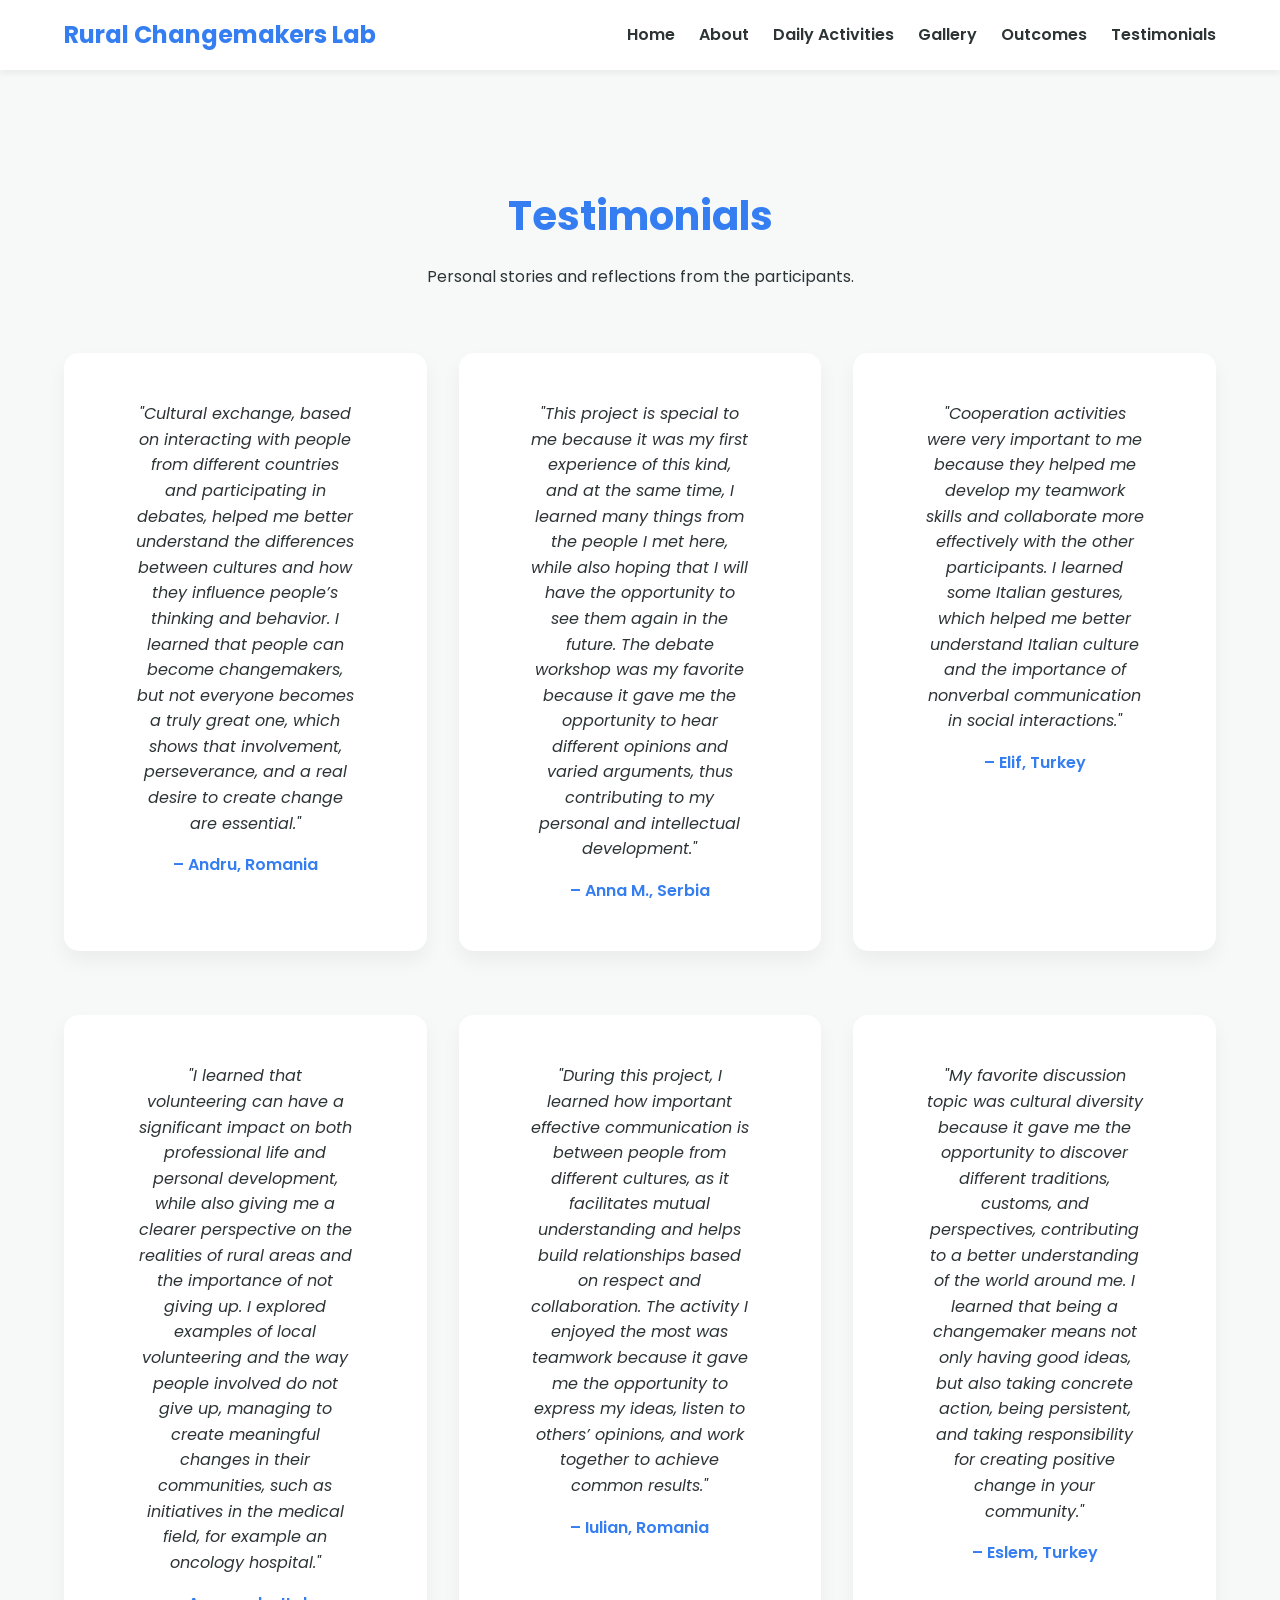
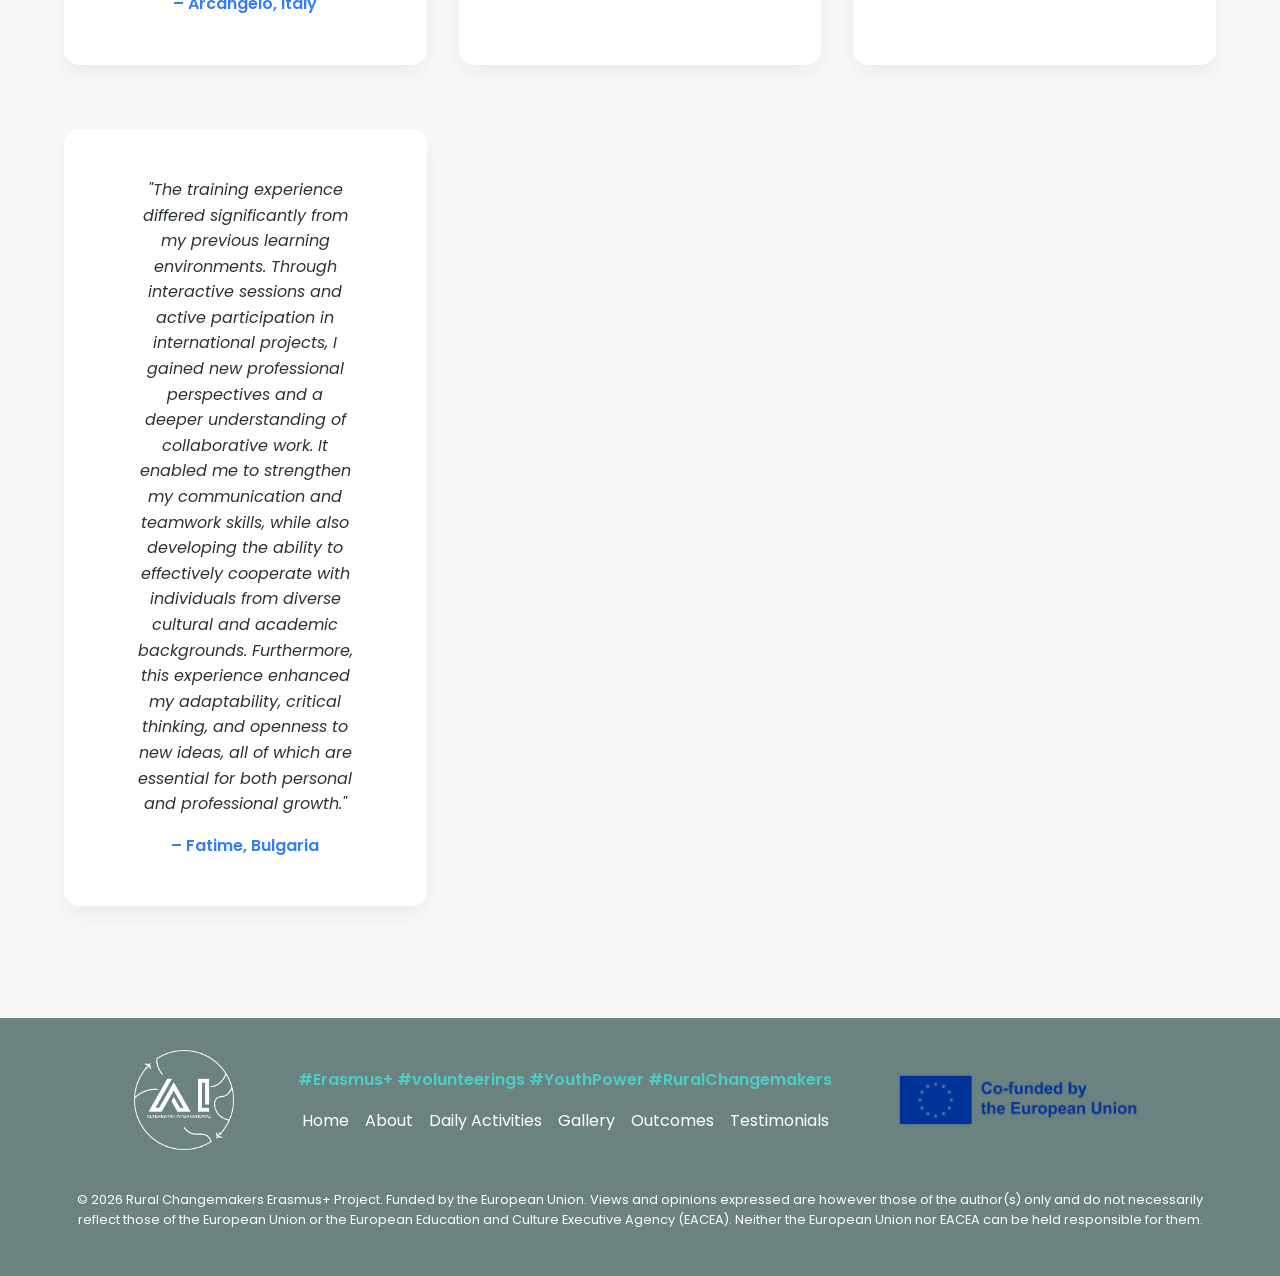
<file: testimonials.html>
<!DOCTYPE html>
<html lang="en">
<head>
  <meta charset="UTF-8">
  <meta name="viewport" content="width=device-width, initial-scale=1.0">
  <title>Testimonials</title>
  <link href="https://fonts.googleapis.com/css2?family=Poppins:wght@400;600;700&display=swap" rel="stylesheet">
  <link rel="stylesheet" href="css/style.css">
</head>
<body>

<header>
  <nav>
    <div class="logo">Rural Changemakers Lab</div>

    <div class="hamburger" onclick="toggleMenu()">
      <div></div>
      <div></div>
      <div></div>
    </div>

    <ul class="nav-links" id="navLinks">
      <li><a href="index.html">Home</a></li>
      <li><a href="about.html">About</a></li>
      <li><a href="activities.html">Daily Activities</a></li>
      <li><a href="gallery.html">Gallery</a></li>
      <li><a href="outcomes.html">Outcomes</a></li>
      <li><a href="testimonials.html">Testimonials</a></li>
    </ul>
  </nav>
</header>

<main>
  <section class="hero">
    <h1>Testimonials</h1>
    <p>Personal stories and reflections from the participants.</p>
  </section>

  <div style="display: grid; grid-template-columns: repeat(auto-fit, minmax(300px, 1fr)); gap: 2rem;">

    <article class="card">
      <blockquote style="font-style: italic; text-align: center; color: var(--dark-text);">
        "Cultural exchange, based on interacting with people from different countries and participating in debates, helped me better understand the differences between cultures and how they influence people’s thinking and behavior.
        I learned that people can become changemakers, but not everyone becomes a truly great one, which shows that involvement, perseverance, and a real desire to create change are essential."

      </blockquote>
      <p style="text-align: center; font-weight: 600; color: var(--primary-color); margin-top: 1rem;">– Andru, Romania</p>
    </article>

    <article class="card">
      <blockquote style="font-style: italic; text-align: center; color: var(--dark-text);">
        "This project is special to me because it was my first experience of this kind, and at the same time, I learned many things from the people I met here, while also hoping that I will have the opportunity to see them again in the future.
        The debate workshop was my favorite because it gave me the opportunity to hear different opinions and varied arguments, thus contributing to my personal and intellectual development."
      </blockquote>
      <p style="text-align: center; font-weight: 600; color: var(--primary-color); margin-top: 1rem;">– Anna M., Serbia</p>
    </article>

    <article class="card">
      <blockquote style="font-style: italic; text-align: center; color: var(--dark-text);">
        "Cooperation activities were very important to me because they helped me develop my teamwork skills and collaborate more effectively with the other participants.
        I learned some Italian gestures, which helped me better understand Italian culture and the importance of nonverbal communication in social interactions."
      </blockquote>
      <p style="text-align: center; font-weight: 600; color: var(--primary-color); margin-top: 1rem;">– Elif, Turkey</p>
    </article>

    <article class="card">
      <blockquote style="font-style: italic; text-align: center; color: var(--dark-text);">
        "I learned that volunteering can have a significant impact on both professional life and personal development, while also giving me a clearer perspective on the realities of rural areas and the importance of not giving up.
        I explored examples of local volunteering and the way people involved do not give up, managing to create meaningful changes in their communities, such as initiatives in the medical field, for example an oncology hospital."
      </blockquote>
      <p style="text-align: center; font-weight: 600; color: var(--primary-color); margin-top: 1rem;">– Arcangelo, Italy</p>
    </article>

    <article class="card">
      <blockquote style="font-style: italic; text-align: center; color: var(--dark-text);">
        "During this project, I learned how important effective communication is between people from different cultures, as it facilitates mutual understanding and helps build relationships based on respect and collaboration.
        The activity I enjoyed the most was teamwork because it gave me the opportunity to express my ideas, listen to others’ opinions, and work together to achieve common results."
      </blockquote>
      <p style="text-align: center; font-weight: 600; color: var(--primary-color); margin-top: 1rem;">– Iulian, Romania</p>
    </article>

    <article class="card">
      <blockquote style="font-style: italic; text-align: center; color: var(--dark-text);">
        "My favorite discussion topic was cultural diversity because it gave me the opportunity to discover different traditions, customs, and perspectives, contributing to a better understanding of the world around me.
        I learned that being a changemaker means not only having good ideas, but also taking concrete action, being persistent, and taking responsibility for creating positive change in your community."
      </blockquote>
      <p style="text-align: center; font-weight: 600; color: var(--primary-color); margin-top: 1rem;">– Eslem, Turkey</p>
    </article>

    <article class="card">
      <blockquote style="font-style: italic; text-align: center; color: var(--dark-text);">
        "The training experience differed significantly from my previous learning environments. Through interactive sessions and active participation in international projects, I gained new professional perspectives and a deeper understanding of collaborative work. It enabled me to strengthen my communication and teamwork skills, while also developing the ability to effectively cooperate with individuals from diverse cultural and academic backgrounds. Furthermore, this experience enhanced my adaptability, critical thinking, and openness to new ideas, all of which are essential for both personal and professional growth."
      </blockquote>
      <p style="text-align: center; font-weight: 600; color: var(--primary-color); margin-top: 1rem;">– Fatime, Bulgaria</p>
    </article>

  </div>
</main>

<footer>
  <div class="footer-content">
    <div style="display: flex; justify-content: center; align-items: center; gap: 4rem; width: 100%; flex-wrap: wrap;">
      <div class="footer-logo-left">
        <img src="img/AI_logo-white.png" alt="Left Logo Placeholder" style="max-width: 100px;">
      </div>

      <div class="footer-center" style="text-align: center;">
        <p class="footer-hashtags">#Erasmus+ #volunteerings #YouthPower #RuralChangemakers</p>

        <ul class="footer-links">
          <li><a href="index.html">Home</a></li>
          <li><a href="about.html">About</a></li>
          <li><a href="activities.html">Daily Activities</a></li>
          <li><a href="gallery.html">Gallery</a></li>
          <li><a href="outcomes.html">Outcomes</a></li>
          <li><a href="testimonials.html">Testimonials</a></li>
        </ul>
      </div>

      <div class="footer-logo-right">
        <img src="img/EN_Co-fundedbytheEU_RGB_Monochrome.png" alt="Right Logo Placeholder" style="max-width: 250px;">
      </div>
    </div>

    <p style="font-size: 0.8rem; margin-top: 1rem;">
      © 2026 Rural Changemakers Erasmus+ Project.
      Funded by the European Union. Views and opinions expressed are however those of the author(s) only and do not necessarily reflect those of the European Union or the European Education and Culture Executive Agency (EACEA). Neither the European Union nor EACEA can be held responsible for them.
    </p>
  </div>
</footer>

<script src="js/app.js"></script>
</body>
</html>
</file>
<file: css/style.css>
/* CSS styles for a youth-friendly, attractive design [cite: 53] */
:root {
  --primary-color: #357EF2;
  --secondary-color: #4ECDC4;
  --dark-text: #2D3436;
  --light-bg: #F7F9F9;
  --footer-bg: #6C8280;
}

body {
  font-family: 'Poppins', sans-serif;
  margin: 0;
  padding: 0;
  background-color: var(--light-bg);
  color: var(--dark-text);
  line-height: 1.6;
}

/* Easy to navigate menu  */
nav {
  display: flex;
  justify-content: space-between;
  align-items: center;
  background-color: white;
  padding: 1rem 5%;
  box-shadow: 0 4px 6px rgba(0,0,0,0.05);
  position: sticky;
  top: 0;
  z-index: 100;
}

.logo {
  font-size: 1.5rem;
  font-weight: 700;
  color: var(--primary-color);
}

 /* ... existing code ... */
 .slider-container {
   max-width: 800px;
   margin: 2rem auto;
   position: relative;
   overflow: hidden;
   border-radius: 8px;
   box-shadow: 0 4px 8px rgba(0,0,0,0.1);
 }

 .slider .slide {
   display: none;
 }

 .slider .slide.active {
   display: block;
 }

 .slider img {
   width: 100%;
   height: auto;
   display: block;
 }

 .slider .prev, .slider .next {
   cursor: pointer;
   position: absolute;
   top: 50%;
   width: auto;
   padding: 16px;
   margin-top: -22px;
   color: white;
   font-weight: bold;
   font-size: 18px;
   transition: 0.6s ease;
   border-radius: 0 3px 3px 0;
   user-select: none;
   background-color: rgba(0,0,0,0.5);
   border: none;
 }

 .slider .next {
   right: 0;
   border-radius: 3px 0 0 3px;
 }

 .slider .prev:hover, .slider .next:hover {
   background-color: rgba(0,0,0,0.8);
 }
 /* ... existing code ... */

.nav-links {
  list-style: none;
  display: flex;
  gap: 1.5rem;
  margin: 0;
  padding: 0;
}

.nav-links a {
  text-decoration: none;
  color: var(--dark-text);
  font-weight: 600;
  transition: color 0.3s;
}

.nav-links a:hover {
  color: var(--secondary-color);
}

/* Hamburger menu for mobile responsiveness  */
.hamburger {
  display: none;
  cursor: pointer;
  flex-direction: column;
  gap: 5px;
}

.hamburger div {
  width: 25px;
  height: 3px;
  background-color: var(--dark-text);
  transition: all 0.3s;
}

main {
  padding: 2rem 5%;
  max-width: 1200px;
  margin: auto;
}

.hero {
  text-align: center;
  padding: 3rem 0;
}

.hero h1 {
  color: var(--primary-color);
  font-size: 2.5rem;
  margin-bottom: 1rem;
}

.card {
  background: white;
  border-radius: 15px;
  padding: 2rem;
  box-shadow: 0 10px 20px rgba(0,0,0,0.05);
  margin-bottom: 2rem;
}

.details-list {
  list-style: none;
  padding: 0;
  font-size: 1.1rem;
}

.details-list li {
  margin-bottom: 0.5rem;
}

.image-placeholder {
  width: 100%;
  height: 300px;
  background-color: #E2E8F0;
  border-radius: 15px;
  display: flex;
  align-items: center;
  justify-content: center;
  font-weight: 600;
  color: #718096;
  margin-bottom: 2rem;
  border: 2px dashed #CBD5E0;
}

.btn {
  background-color: var(--secondary-color);
  color: white;
  border: none;
  padding: 10px 20px;
  border-radius: 25px;
  font-size: 1rem;
  font-weight: 600;
  cursor: pointer;
  transition: transform 0.2s, background-color 0.2s;
  font-family: inherit;
}

.btn:hover {
  background-color: #3bbcb3;
  transform: translateY(-2px);
}

.hashtags {
  color: var(--primary-color);
  font-weight: 600;
  margin-top: 1rem;
}

@media (max-width: 768px) {
  .nav-links {
    display: none;
    flex-direction: column;
    position: absolute;
    top: 100%;
    left: 0;
    width: 100%;
    background-color: white;
    text-align: center;
    padding: 1rem 0;
    box-shadow: 0 4px 6px rgba(0,0,0,0.05);
  }
  .nav-links.active {
    display: flex;
  }
  .hamburger {
    display: flex;
  }
}
 /* Footer Styles */
 footer {
   background-color: var(--footer-bg);
   color: white;
   text-align: center;
   padding: 2rem 5%;
   margin-top: 3rem;
 }

 .footer-content {
   max-width: 1200px;
   margin: auto;
   display: flex;
   flex-direction: column;
   gap: 1rem;
   align-items: center;
 }

 .footer-hashtags {
   color: var(--secondary-color);
   font-weight: 600;
   margin: 0.5rem 0;
 }

 .footer-links {
   list-style: none;
   padding: 0;
   display: flex;
   gap: 1rem;
   flex-wrap: wrap;
   justify-content: center;
 }

 .footer-links a {
   color: white;
   text-decoration: none;
   transition: color 0.3s;
 }

 .footer-links a:hover {
   color: var(--primary-color);
 }

 .snowball-message {
   font-style: italic;
   color: #CBD5E0;
   margin-top: 1rem;
 }

 /* ... existing code ... */

 /* Background Slider Styles */
 .bg-slider {
   position: absolute;
   top: 0;
   left: 0;
   width: 100%;
   height: 100%;
   z-index: 1;
 }

 .bg-slider .slide {
   position: absolute;
   top: 0;
   left: 0;
   width: 100%;
   height: 100%;
   background-size: cover;
   background-position: center;
   opacity: 0;
   transition: opacity 1s ease-in-out;
 }

 .bg-slider .slide.active {
   opacity: 1;
 }

 .bg-slider .slider-overlay {
   position: absolute;
   top: 0;
   left: 0;
   width: 100%;
   height: 100%;
   background-color: rgba(0, 0, 0, 0.5); /* Darkens the images so white text is readable */
   z-index: 1;
 }
 /* ... existing code ... */
</file>
